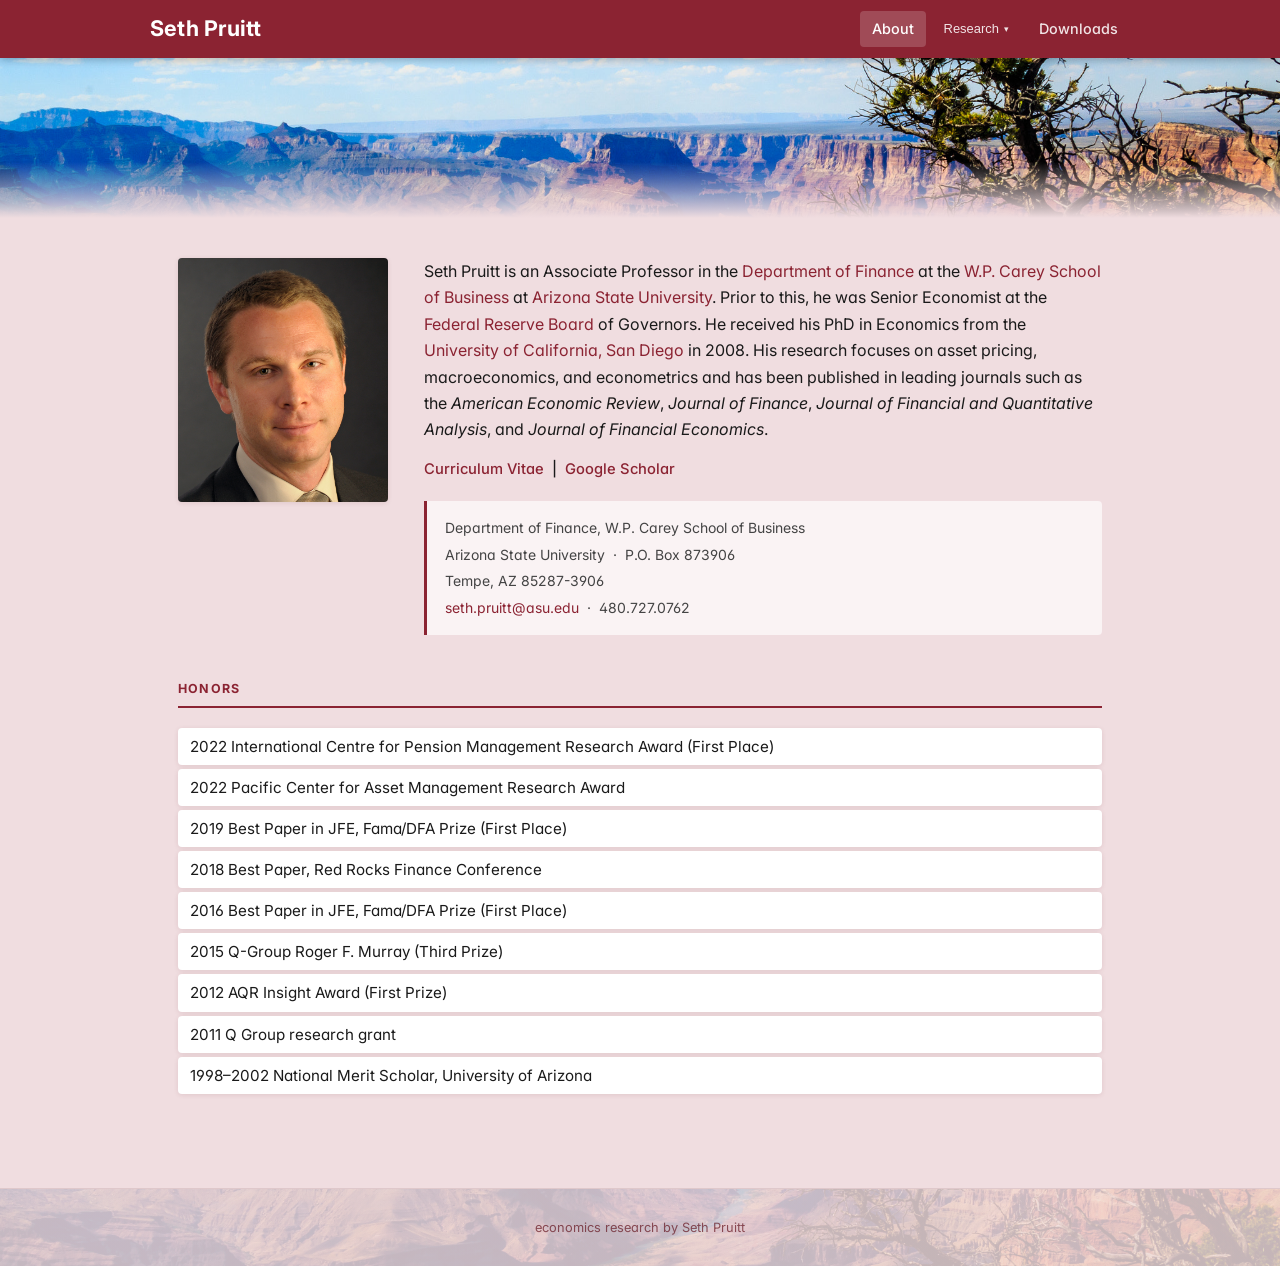
<file: index.html>
<!DOCTYPE html>
<html lang="en">
<head>
    <meta charset="UTF-8">
    <meta name="viewport" content="width=device-width, initial-scale=1.0">
    <title>Seth Pruitt – economics research</title>
    <link rel="preconnect" href="https://fonts.googleapis.com">
    <link rel="preconnect" href="https://fonts.gstatic.com" crossorigin>
    <link href="https://fonts.googleapis.com/css2?family=Inter:wght@400;500;600;700&display=swap" rel="stylesheet">
    <link rel="stylesheet" href="style.css">
    <link rel="icon" href="favicon.ico">
</head>
<body>

<header>
    <div class="header-inner">
        <div class="site-name"><a href="index.html">Seth Pruitt</a></div>
        <nav>
            <a href="index.html" class="nav-link active">About</a>

            <div class="nav-dropdown">
                <button class="nav-dropdown-toggle" id="research-toggle" onclick="toggleDropdown()">
                    Research <span class="arrow">▾</span>
                </button>
                <div class="dropdown-menu" id="research-dropdown">
                    <!-- dropdown-start -->
                    <a href="research.html" class="dropdown-top-link">↑ Research</a>
                    <div class="dropdown-section-label">Working Papers</div>
                    <a href="research.html#empirical-virtue">The Empirical Virtue of Complexity in Simple Economic Models</a>
                    <a href="research.html#short-selling">Short Selling and the Processing of Public Information</a>
                    <a href="research.html#risk-disclosures">Risk exposures from risk disclosures: What they said and how they said it</a>
                    <a href="research.html#dogs-cats-2023">Dogs and Cats Living Together: A Defense of Cash-Flow Predictability</a>
                    <a href="research.html#esg-pricing">ESG and the Conditional Pricing of Risk</a>
                    <a href="research.html#ipca">Instrumented Principal Component Analysis <span style="font-size:0.8em;color:#8b2332;">R&amp;R QE</span></a>
                    <div class="dropdown-section-label">Published Papers</div>
                    <a href="research.html#modeling-corp-bond">Modeling Corporate Bond Returns <span style="font-size:0.8em;color:#8b2332;">JF ’23</span></a>
                    <a href="research.html#understanding-momentum">Understanding Momentum and Reversal <span style="font-size:0.8em;color:#8b2332;">JFE ’21</span></a>
                    <a href="research.html#earnings-risk">Earnings Risk in the Household: Evidence from Millions of U.S. Tax Returns <span style="font-size:0.8em;color:#8b2332;">AERI ’20</span></a>
                    <a href="research.html#chars-are-covs">Characteristics are Covariances: A Unified Model of Risk and Return <span style="font-size:0.8em;color:#8b2332;">JFE ’19</span></a>
                    <a href="research.html#liquidity-effects">The Liquidity Effects of Official Bond Market Intervention <span style="font-size:0.8em;color:#8b2332;">JFQA ’18</span></a>
                    <a href="research.html#monetary-policy-zlb">Estimating Monetary Policy Rules When Interest Rates Are Stuck at Zero <span style="font-size:0.8em;color:#8b2332;">JMCB ’17</span></a>
                    <a href="research.html#systemic-risk">Systemic Risk and the Macroeconomy: An Empirical Evaluation <span style="font-size:0.8em;color:#8b2332;">JFE ’16</span></a>
                    <a href="research.html#three-pass">The Three-Pass Regression Filter: A New Approach to Forecasting with Many Predictors <span style="font-size:0.8em;color:#8b2332;">JoE ’15</span></a>
                    <a href="research.html#demand-youth">The Demand for Youth: Explaining Age Differences in the Volatility of Hours <span style="font-size:0.8em;color:#8b2332;">AER ’13</span></a>
                    <a href="research.html#market-expectations">Market Expectations in the Cross Section of Present Values <span style="font-size:0.8em;color:#8b2332;">JF ’13</span></a>
                    <a href="research.html#uncertainty-models">Uncertainty over Models and Data: The Rise and Fall of American Inflation <span style="font-size:0.8em;color:#8b2332;">JMCB ’12</span></a>
                    <a href="research.html#market-perceived">Estimating the Market-Perceived Monetary Policy Rule <span style="font-size:0.8em;color:#8b2332;">AEJMacro ’11</span></a>
                    <div class="dropdown-section-label">Other Articles</div>
                    <a href="research.html#cfr-comment">Dissecting Market Expectations in the Cross-Section of Book-to-Market Ratios: A Comment <span style="font-size:0.8em;color:#8b2332;">CFR ’22</span></a>
                    <div class="dropdown-section-label">Older Working Papers</div>
                    <a href="research.html#reconciling-trace">Reconciling TRACE bond returns</a>
                    <a href="research.html#markup-variation-2009">Markup Variation and Endogenous Fluctuations in the Price of Investment Goods</a>
                    <a href="research.html#pseudo-info-filter-2009">The Pseudo-Information Filter</a>
                    <!-- dropdown-end -->
                </div>
            </div>

            <a href="downloads.html" class="nav-link">Downloads</a>
        </nav>
    </div>
</header>

<div class="canyon-banner"></div>

<div class="page">

    <div class="home-layout">
        <div class="home-photo">
            <img src="Pruitt-Seth-biggest%20edited.jpg" alt="Seth Pruitt">
        </div>
        <div class="home-content">

            <!-- bio-start -->
            <p>Seth Pruitt is an Associate Professor in the <a href="https://wpcarey.asu.edu/finance-degrees">Department of Finance</a> at the <a href="https://wpcarey.asu.edu/">W.P. Carey School of Business</a> at <a href="https://www.asu.edu/">Arizona State University</a>. Prior to this, he was Senior Economist at the <a href="https://www.federalreserve.gov/">Federal Reserve Board</a> of Governors. He received his PhD in Economics from the <a href="https://economics.ucsd.edu/">University of California, San Diego</a> in 2008. His research focuses on asset pricing, macroeconomics, and econometrics and has been published in leading journals such as the <em>American Economic Review</em>, <em>Journal of Finance</em>, <em>Journal of Financial and Quantitative Analysis</em>, and <em>Journal of Financial Economics</em>.</p>
            <!-- bio-end -->

            <p class="cv-links">
                <a href="spcv.pdf">Curriculum Vitae</a>
                &nbsp;|&nbsp;
                <a href="https://scholar.google.com/citations?hl=en&user=yUoU8IcAAAAJ">Google Scholar</a>
            </p>

            <div class="contact-block">
                Department of Finance, W.P. Carey School of Business<br>
                Arizona State University &nbsp;·&nbsp; P.O. Box 873906<br>
                Tempe, AZ 85287-3906<br>
                <a href="mailto:seth.pruitt@asu.edu">seth.pruitt@asu.edu</a>
                &nbsp;·&nbsp; 480.727.0762
            </div>

        </div>
    </div>

    <h2 class="section-heading">Honors</h2>

    <!-- honors-start -->
    <ul class="awards-list">
        <li><a href="https://icpmnetwork.com/site/research/call-for-research">2022 International Centre for Pension Management Research Award (First Place)</a></li>
        <li><a href="https://rady.ucsd.edu/centers/pcam/research/">2022 Pacific Center for Asset Management Research Award</a></li>
        <li><a href="https://www.jfinec.com/fama-dfa-prize">2019 Best Paper in JFE, Fama/DFA Prize (First Place)</a></li>
        <li><a href="https://marriottschool.byu.edu/event/redrock2018/home">2018 Best Paper, Red Rocks Finance Conference</a></li>
        <li><a href="https://www.jfinec.com/fama-dfa-prize">2016 Best Paper in JFE, Fama/DFA Prize (First Place)</a></li>
        <li><a href="https://www.q-group.org/Roger-F.Murray-Prize">2015 Q-Group Roger F. Murray (Third Prize)</a></li>
        <li><a href="https://www.aqr.com/About-Us/AQR-Insight-Award/2012/First-Prize">2012 AQR Insight Award (First Prize)</a></li>
        <li>2011 Q Group research grant</li>
        <li>1998–2002 National Merit Scholar, University of Arizona</li>
    </ul>
    <!-- honors-end -->

</div><!-- .page -->

<footer>economics research by Seth Pruitt</footer>

<script>
function toggleDropdown() {
    const toggle = document.getElementById('research-toggle');
    const menu   = document.getElementById('research-dropdown');
    toggle.classList.toggle('open');
    menu.classList.toggle('open');
}
document.addEventListener('click', function(e) {
    const dropdown = document.querySelector('.nav-dropdown');
    if (dropdown && !dropdown.contains(e.target)) {
        document.getElementById('research-toggle').classList.remove('open');
        document.getElementById('research-dropdown').classList.remove('open');
    }
});
</script>

</body>
</html>
</file>
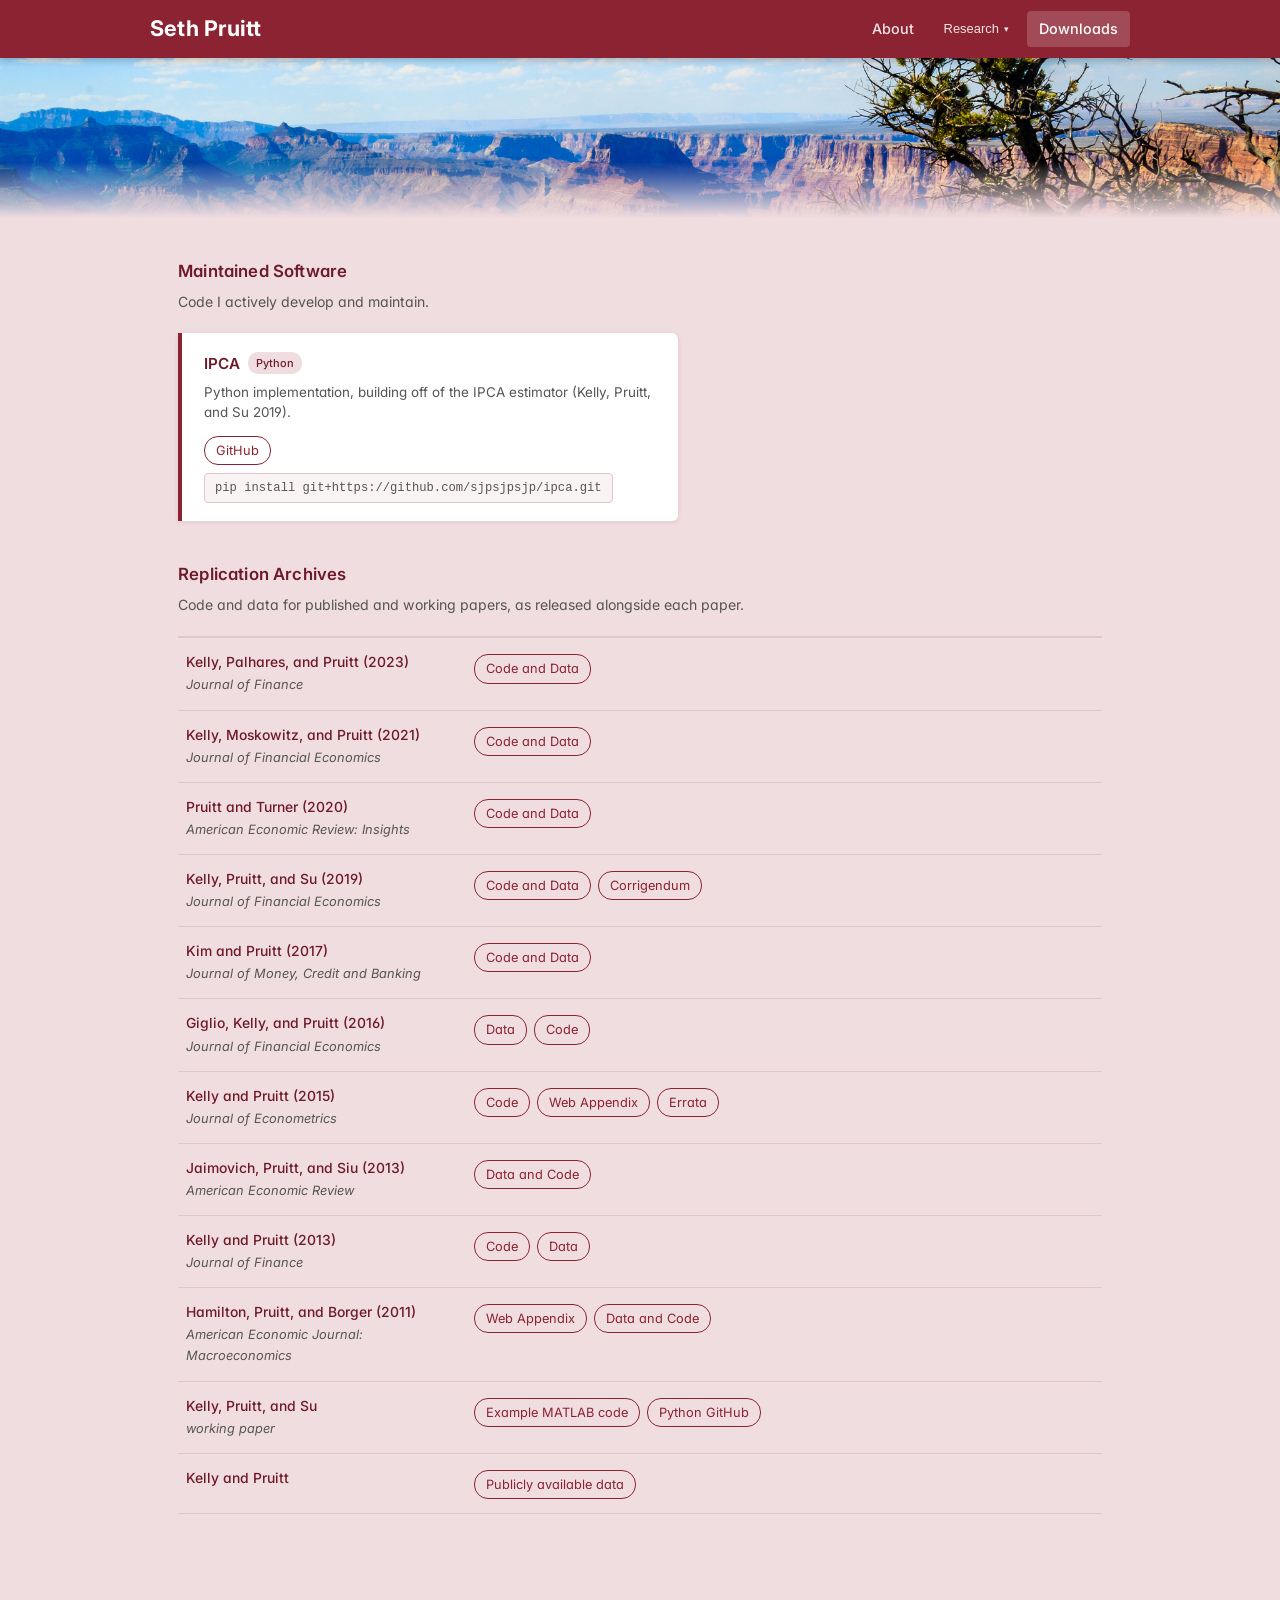
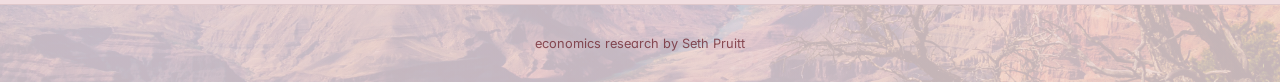
<file: downloads.html>
<!DOCTYPE html>
<!-- Generated by generate_research.py — do not edit by hand -->
<html lang="en">
<head>
    <meta charset="UTF-8">
    <meta name="viewport" content="width=device-width, initial-scale=1.0">
    <title>Downloads – Seth Pruitt</title>
    <link rel="preconnect" href="https://fonts.googleapis.com">
    <link rel="preconnect" href="https://fonts.gstatic.com" crossorigin>
    <link href="https://fonts.googleapis.com/css2?family=Inter:wght@400;500;600;700&display=swap" rel="stylesheet">
    <link rel="stylesheet" href="style.css">
    <link rel="icon" href="favicon.ico">
</head>
<body>

<header>
    <div class="header-inner">
        <div class="site-name"><a href="index.html">Seth Pruitt</a></div>
        <nav>
            <a href="index.html" class="nav-link">About</a>

            <div class="nav-dropdown">
                <button class="nav-dropdown-toggle" id="research-toggle" onclick="toggleDropdown()">
                    Research <span class="arrow">▾</span>
                </button>
                <div class="dropdown-menu" id="research-dropdown">
                    <a href="research.html" class="dropdown-top-link">↑ Research</a>
                    <div class="dropdown-section-label">Working Papers</div>
                    <a href="research.html#empirical-virtue">The Empirical Virtue of Complexity in Simple Economic Models</a>
                    <a href="research.html#short-selling">Short Selling and the Processing of Public Information</a>
                    <a href="research.html#risk-disclosures">Risk exposures from risk disclosures: What they said and how they said it</a>
                    <a href="research.html#dogs-cats-2023">Dogs and Cats Living Together: A Defense of Cash-Flow Predictability</a>
                    <a href="research.html#esg-pricing">ESG and the Conditional Pricing of Risk</a>
                    <a href="research.html#ipca">Instrumented Principal Component Analysis <span style="font-size:0.8em;color:#8b2332;">R&amp;R QE</span></a>
                    <div class="dropdown-section-label">Published Papers</div>
                    <a href="research.html#modeling-corp-bond">Modeling Corporate Bond Returns <span style="font-size:0.8em;color:#8b2332;">JF ’23</span></a>
                    <a href="research.html#understanding-momentum">Understanding Momentum and Reversal <span style="font-size:0.8em;color:#8b2332;">JFE ’21</span></a>
                    <a href="research.html#earnings-risk">Earnings Risk in the Household: Evidence from Millions of U.S. Tax Returns <span style="font-size:0.8em;color:#8b2332;">AERI ’20</span></a>
                    <a href="research.html#chars-are-covs">Characteristics are Covariances: A Unified Model of Risk and Return <span style="font-size:0.8em;color:#8b2332;">JFE ’19</span></a>
                    <a href="research.html#liquidity-effects">The Liquidity Effects of Official Bond Market Intervention <span style="font-size:0.8em;color:#8b2332;">JFQA ’18</span></a>
                    <a href="research.html#monetary-policy-zlb">Estimating Monetary Policy Rules When Interest Rates Are Stuck at Zero <span style="font-size:0.8em;color:#8b2332;">JMCB ’17</span></a>
                    <a href="research.html#systemic-risk">Systemic Risk and the Macroeconomy: An Empirical Evaluation <span style="font-size:0.8em;color:#8b2332;">JFE ’16</span></a>
                    <a href="research.html#three-pass">The Three-Pass Regression Filter: A New Approach to Forecasting with Many Predictors <span style="font-size:0.8em;color:#8b2332;">JoE ’15</span></a>
                    <a href="research.html#demand-youth">The Demand for Youth: Explaining Age Differences in the Volatility of Hours <span style="font-size:0.8em;color:#8b2332;">AER ’13</span></a>
                    <a href="research.html#market-expectations">Market Expectations in the Cross Section of Present Values <span style="font-size:0.8em;color:#8b2332;">JF ’13</span></a>
                    <a href="research.html#uncertainty-models">Uncertainty over Models and Data: The Rise and Fall of American Inflation <span style="font-size:0.8em;color:#8b2332;">JMCB ’12</span></a>
                    <a href="research.html#market-perceived">Estimating the Market-Perceived Monetary Policy Rule <span style="font-size:0.8em;color:#8b2332;">AEJMacro ’11</span></a>
                    <div class="dropdown-section-label">Other Articles</div>
                    <a href="research.html#cfr-comment">Dissecting Market Expectations in the Cross-Section of Book-to-Market Ratios: A Comment <span style="font-size:0.8em;color:#8b2332;">CFR ’22</span></a>
                    <div class="dropdown-section-label">Older Working Papers</div>
                    <a href="research.html#reconciling-trace">Reconciling TRACE bond returns</a>
                    <a href="research.html#markup-variation-2009">Markup Variation and Endogenous Fluctuations in the Price of Investment Goods</a>
                    <a href="research.html#pseudo-info-filter-2009">The Pseudo-Information Filter</a>
                </div>
            </div>

            <a href="downloads.html" class="nav-link active">Downloads</a>
        </nav>
    </div>
</header>

<div class="canyon-banner"></div>

<div class="page">

    <h2 class="dl-section-heading">Maintained Software</h2>
    <p class="dl-intro">Code I actively develop and maintain.</p>
    <div class="dl-maintained-grid">
        <div class="dl-maintained-card" id="maintained-ipca">
            <div class="dl-maintained-name">IPCA <span class="dl-lang-badge">Python</span></div>
            <div class="dl-maintained-desc">Python implementation, building off of the IPCA estimator (Kelly, Pruitt, and Su 2019).</div>
            <div class="dl-maintained-footer">
                <a href="https://github.com/sjpsjpsjp/ipca" class="dl-pill">GitHub</a>
            <code class="dl-install">pip install git+https://github.com/sjpsjpsjp/ipca.git</code>
            </div>
        </div>
    </div>

    <h2 class="dl-section-heading">Replication Archives</h2>
    <p class="dl-intro">Code and data for published and working papers, as released alongside each paper.</p>

    <div class="dl-archive-table">
        <div class="dl-row">
            <div class="dl-paper-cell">
                <a href="research.html#modeling-corp-bond" class="dl-paper-link">Kelly, Palhares, and Pruitt (2023)</a>
                <span class="dl-journal"><em>Journal of Finance</em></span>
            </div>
            <div class="dl-links-cell">
                <a href="https://www.dropbox.com/sh/4yu0xsopnnre571/AAAieXICkt2_iaoWEwNBkXfEa?dl=0" class="dl-pill">Code and Data</a>
            </div>
        </div>
        <div class="dl-row">
            <div class="dl-paper-cell">
                <a href="research.html#understanding-momentum" class="dl-paper-link">Kelly, Moskowitz, and Pruitt (2021)</a>
                <span class="dl-journal"><em>Journal of Financial Economics</em></span>
            </div>
            <div class="dl-links-cell">
                <a href="https://www.dropbox.com/sh/d1g2449o75siwqv/AACuryXLJnw9xhWJ2SDDvVS-a?dl=0" class="dl-pill">Code and Data</a>
            </div>
        </div>
        <div class="dl-row">
            <div class="dl-paper-cell">
                <a href="research.html#earnings-risk" class="dl-paper-link">Pruitt and Turner (2020)</a>
                <span class="dl-journal"><em>American Economic Review: Insights</em></span>
            </div>
            <div class="dl-links-cell">
                <a href="https://www.dropbox.com/s/50ekqg29e57tsxh/PruittTurner_AERI_Code_and_Data.zip?dl=0" class="dl-pill">Code and Data</a>
            </div>
        </div>
        <div class="dl-row">
            <div class="dl-paper-cell">
                <a href="research.html#chars-are-covs" class="dl-paper-link">Kelly, Pruitt, and Su (2019)</a>
                <span class="dl-journal"><em>Journal of Financial Economics</em></span>
            </div>
            <div class="dl-links-cell">
                <a href="https://www.dropbox.com/sh/sykn8aac1e2s6ry/AAAsGmD_qKRqDpOQhRAyWir_a?dl=0" class="dl-pill">Code and Data</a>
                <a href="corrigendum.pdf" class="dl-pill">Corrigendum</a>
            </div>
        </div>
        <div class="dl-row">
            <div class="dl-paper-cell">
                <a href="research.html#monetary-policy-zlb" class="dl-paper-link">Kim and Pruitt (2017)</a>
                <span class="dl-journal"><em>Journal of Money, Credit and Banking</em></span>
            </div>
            <div class="dl-links-cell">
                <a href="JMCB_Code_and_Data.zip" class="dl-pill">Code and Data</a>
            </div>
        </div>
        <div class="dl-row">
            <div class="dl-paper-cell">
                <a href="research.html#systemic-risk" class="dl-paper-link">Giglio, Kelly, and Pruitt (2016)</a>
                <span class="dl-journal"><em>Journal of Financial Economics</em></span>
            </div>
            <div class="dl-links-cell">
                <a href="GKPwebdata.zip" class="dl-pill">Data</a>
                <a href="GKPwebcode.zip" class="dl-pill">Code</a>
            </div>
        </div>
        <div class="dl-row">
            <div class="dl-paper-cell">
                <a href="research.html#three-pass" class="dl-paper-link">Kelly and Pruitt (2015)</a>
                <span class="dl-journal"><em>Journal of Econometrics</em></span>
            </div>
            <div class="dl-links-cell">
                <a href="the3PRF.zip" class="dl-pill">Code</a>
                <a href="WebAppendix110620.pdf" class="dl-pill">Web Appendix</a>
                <a href="KellyPruitt_JoE2015_errata.pdf" class="dl-pill">Errata</a>
            </div>
        </div>
        <div class="dl-row">
            <div class="dl-paper-cell">
                <a href="research.html#demand-youth" class="dl-paper-link">Jaimovich, Pruitt, and Siu (2013)</a>
                <span class="dl-journal"><em>American Economic Review</em></span>
            </div>
            <div class="dl-links-cell">
                <a href="https://www.aeaweb.org/aer/data/dec2013/20110792_data.zip" class="dl-pill">Data and Code</a>
            </div>
        </div>
        <div class="dl-row">
            <div class="dl-paper-cell">
                <a href="research.html#market-expectations" class="dl-paper-link">Kelly and Pruitt (2013)</a>
                <span class="dl-journal"><em>Journal of Finance</em></span>
            </div>
            <div class="dl-links-cell">
                <a href="PublicCode_Original.zip" class="dl-pill">Code</a>
                <a href="PublicData_Original.zip" class="dl-pill">Data</a>
            </div>
        </div>
        <div class="dl-row">
            <div class="dl-paper-cell">
                <a href="research.html#market-perceived" class="dl-paper-link">Hamilton, Pruitt, and Borger (2011)</a>
                <span class="dl-journal"><em>American Economic Journal: Macroeconomics</em></span>
            </div>
            <div class="dl-links-cell">
                <a href="http://www.aeaweb.org/aej/mac/app/2009-0151_app.pdf" class="dl-pill">Web Appendix</a>
                <a href="http://www.aeaweb.org/aej/mac/data/2009-0151_data.zip" class="dl-pill">Data and Code</a>
            </div>
        </div>
        <div class="dl-row">
            <div class="dl-paper-cell">
                <a href="research.html#ipca" class="dl-paper-link">Kelly, Pruitt, and Su</a>
                <span class="dl-journal"><em>working paper</em></span>
            </div>
            <div class="dl-links-cell">
                <a href="ipca_matlab.zip" class="dl-pill">Example MATLAB code</a>
                <a href="downloads.html#maintained-ipca" class="dl-pill">Python GitHub</a>
            </div>
        </div>
        <div class="dl-row">
            <div class="dl-paper-cell">
                <a href="research.html#reconciling-trace" class="dl-paper-link">Kelly and Pruitt</a>
            </div>
            <div class="dl-links-cell">
                <a href="https://www.dropbox.com/sh/16uqp1ab73gxqnn/AABm0Da-0ezo9TgR0_g8bEc-a?dl=0" class="dl-pill">Publicly available data</a>
            </div>
        </div>
    </div>

</div><!-- .page -->

<footer>economics research by Seth Pruitt</footer>

<script>
function toggleDropdown() {
    const toggle = document.getElementById('research-toggle');
    const menu   = document.getElementById('research-dropdown');
    toggle.classList.toggle('open');
    menu.classList.toggle('open');
}
document.addEventListener('click', function(e) {
    const dropdown = document.querySelector('.nav-dropdown');
    if (dropdown && !dropdown.contains(e.target)) {
        document.getElementById('research-toggle').classList.remove('open');
        document.getElementById('research-dropdown').classList.remove('open');
    }
});
</script>

</body>
</html>
</file>
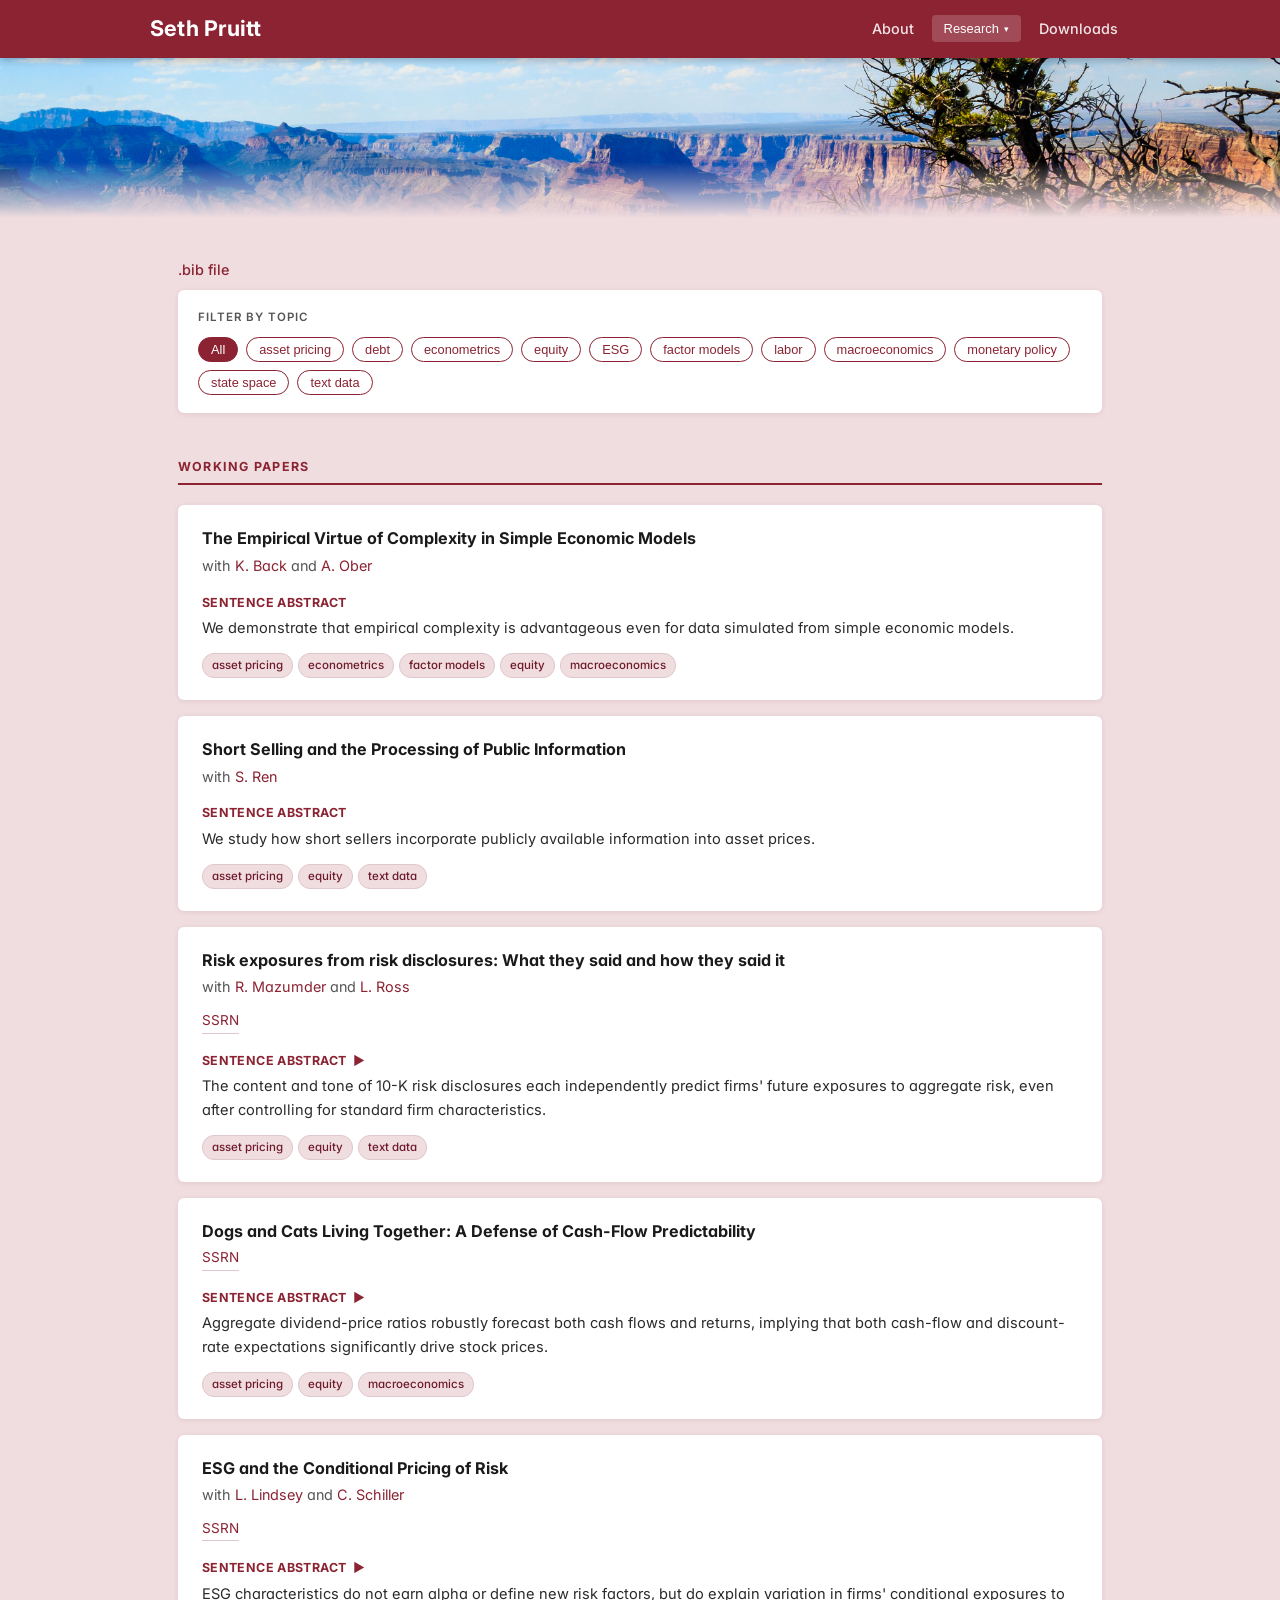
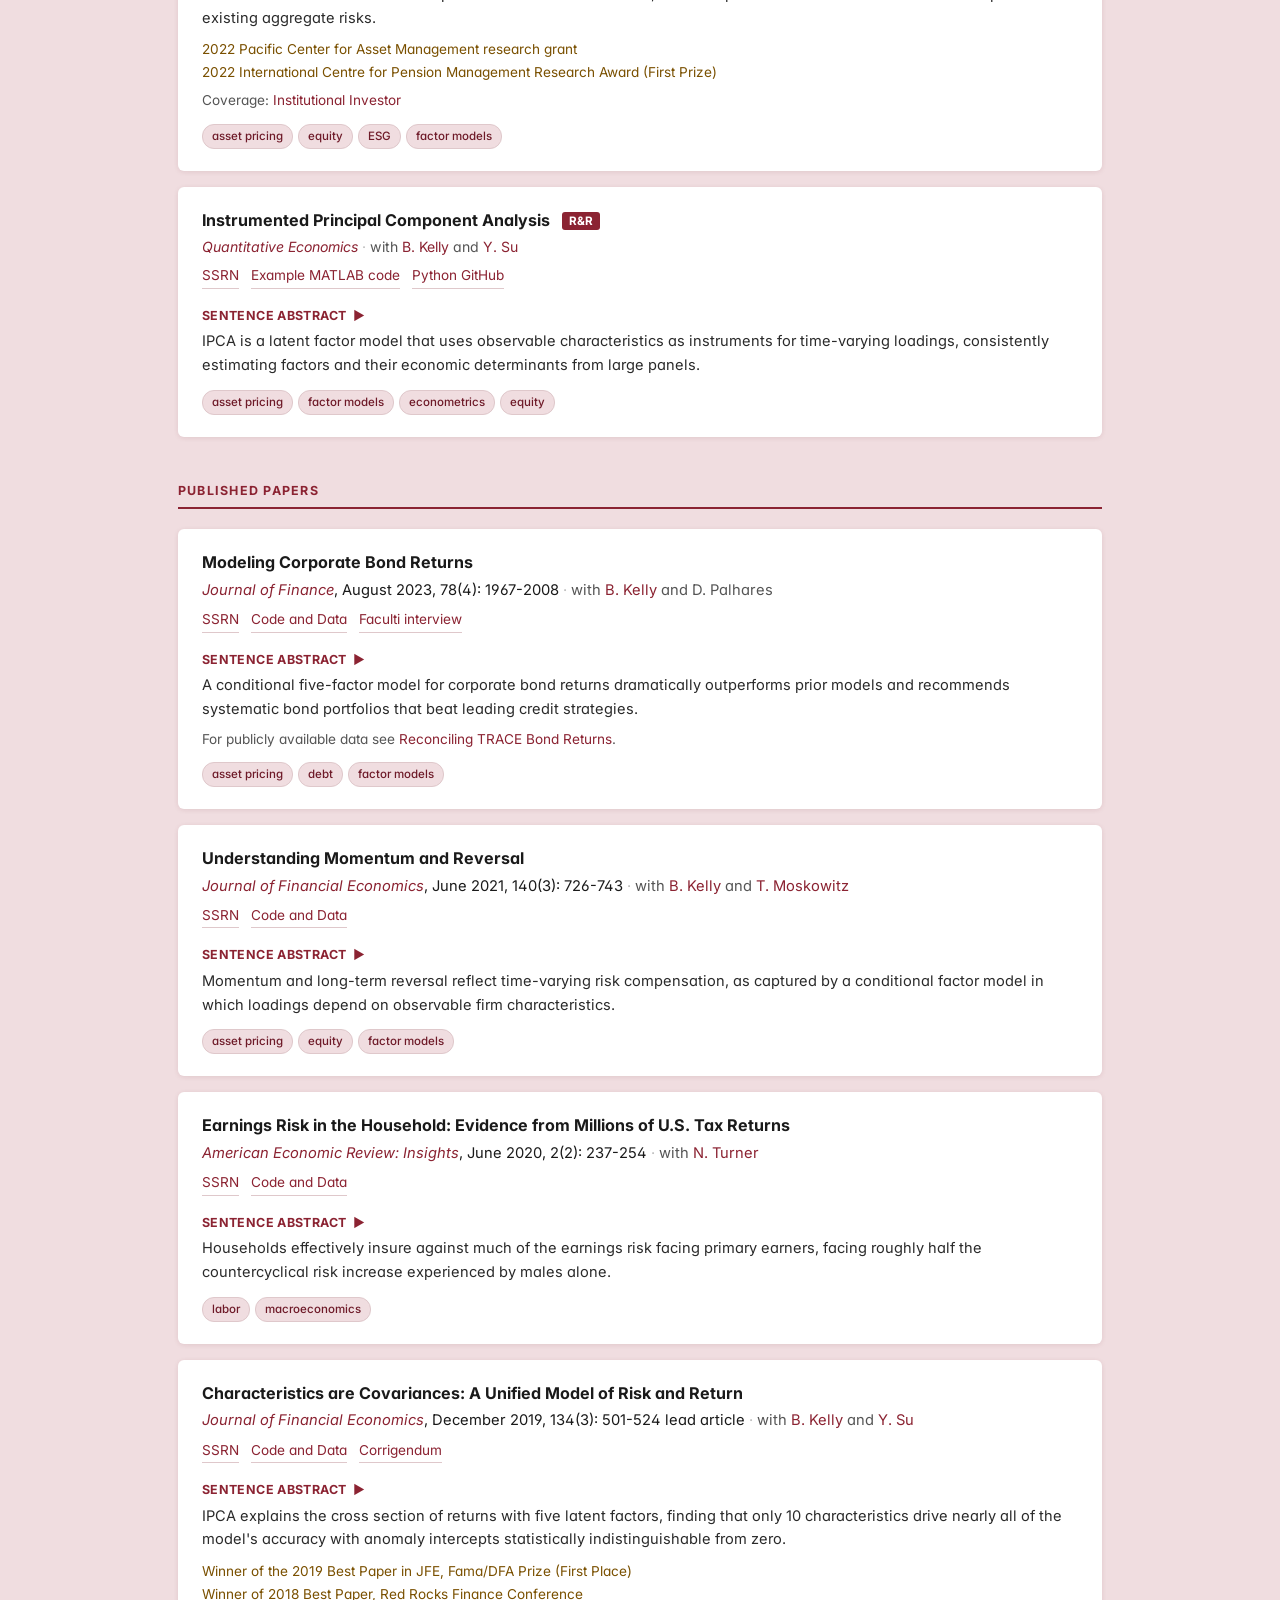
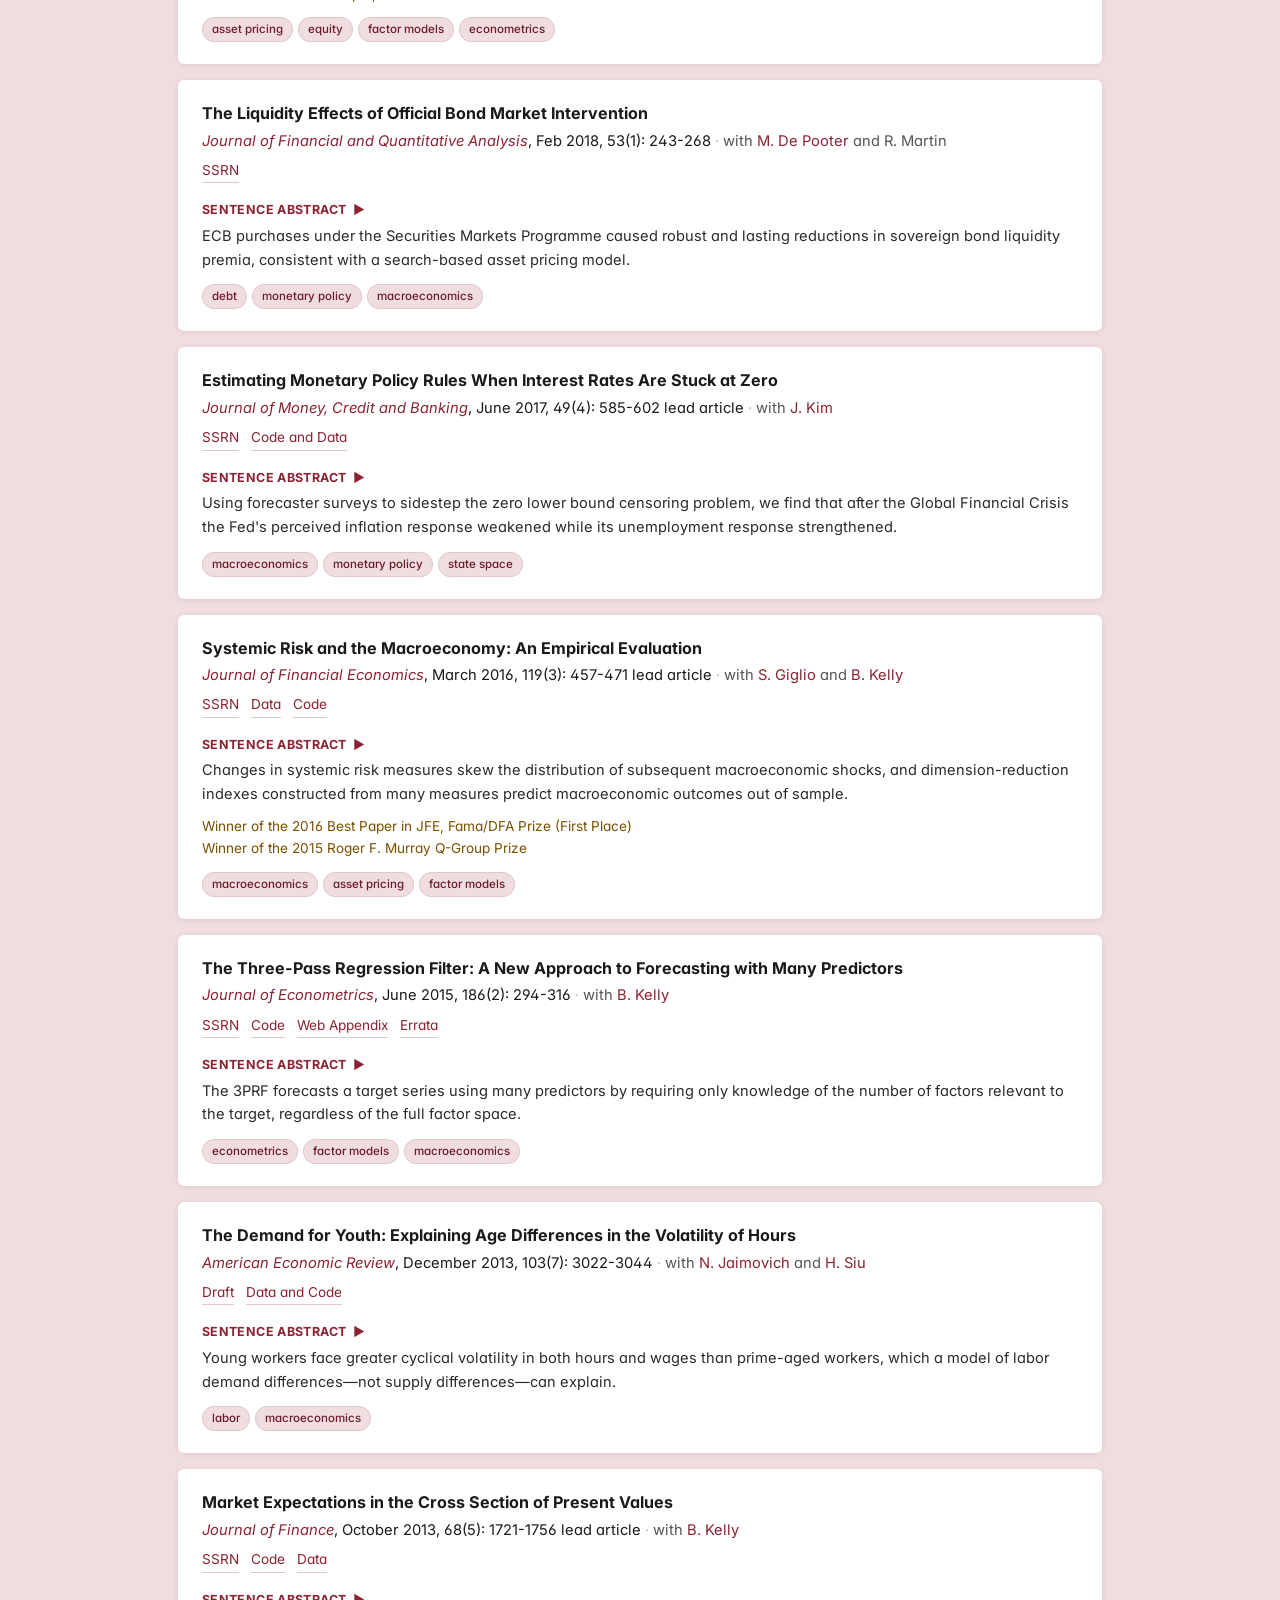
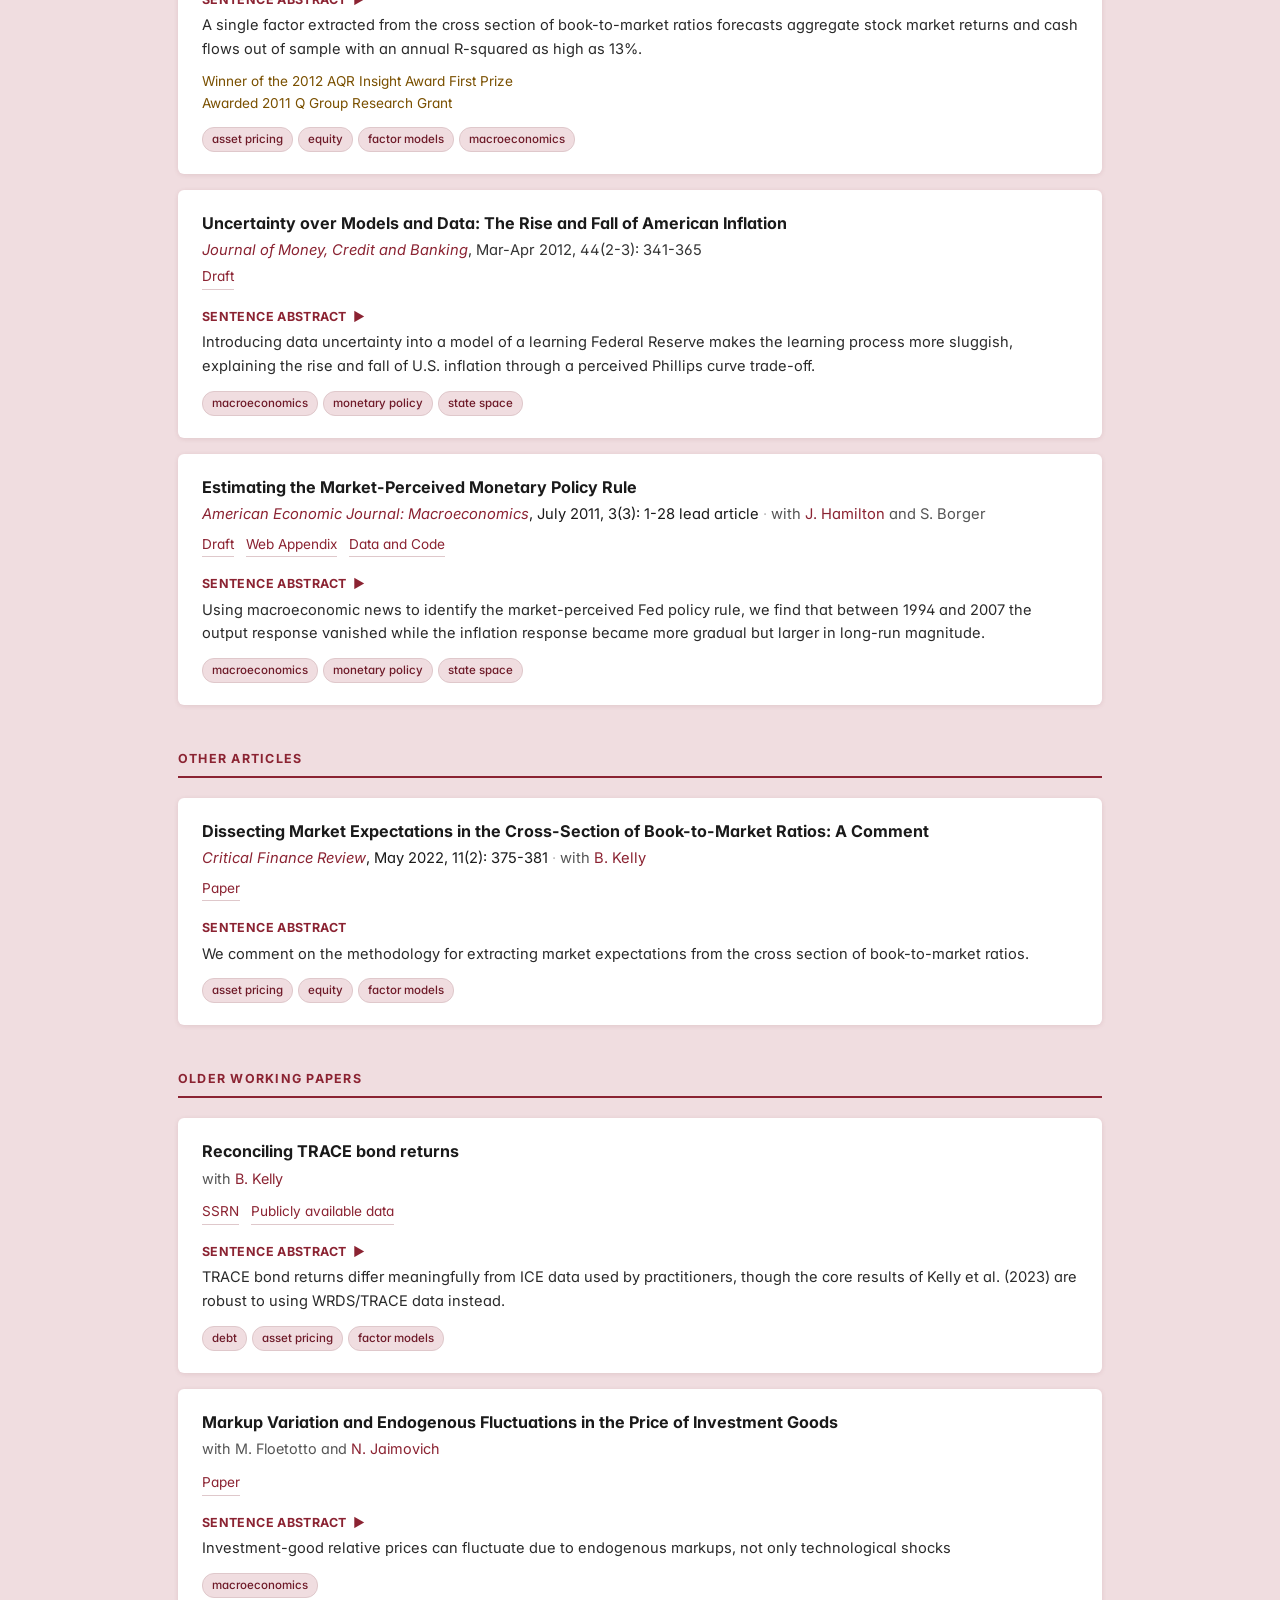
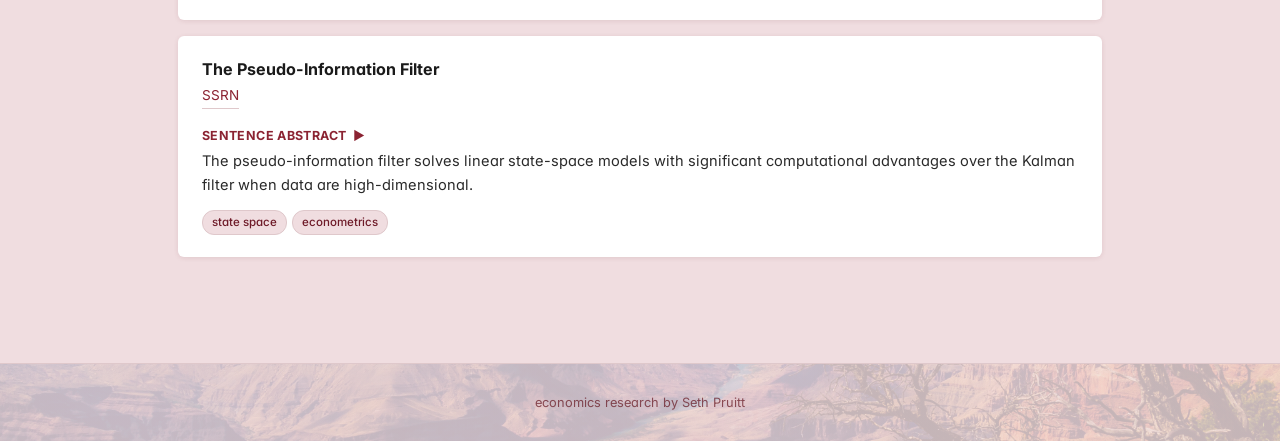
<file: research.html>
<!DOCTYPE html>
<!-- Generated by generate_research.py — do not edit by hand -->
<html lang="en">
<head>
    <meta charset="UTF-8">
    <meta name="viewport" content="width=device-width, initial-scale=1.0">
    <title>Research – Seth Pruitt</title>
    <link rel="preconnect" href="https://fonts.googleapis.com">
    <link rel="preconnect" href="https://fonts.gstatic.com" crossorigin>
    <link href="https://fonts.googleapis.com/css2?family=Inter:wght@400;500;600;700&display=swap" rel="stylesheet">
    <link rel="stylesheet" href="style.css">
    <link rel="icon" href="favicon.ico">
</head>
<body>

<header>
    <div class="header-inner">
        <div class="site-name"><a href="index.html">Seth Pruitt</a></div>
        <nav>
            <a href="index.html" class="nav-link">About</a>

            <div class="nav-dropdown">
                <button class="nav-dropdown-toggle active" id="research-toggle" onclick="toggleDropdown()">
                    Research <span class="arrow">▾</span>
                </button>
                <div class="dropdown-menu" id="research-dropdown">
                    <a href="research.html" class="dropdown-top-link">↑ Research</a>
                    <div class="dropdown-section-label">Working Papers</div>
                    <a href="#empirical-virtue">The Empirical Virtue of Complexity in Simple Economic Models</a>
                    <a href="#short-selling">Short Selling and the Processing of Public Information</a>
                    <a href="#risk-disclosures">Risk exposures from risk disclosures: What they said and how they said it</a>
                    <a href="#dogs-cats-2023">Dogs and Cats Living Together: A Defense of Cash-Flow Predictability</a>
                    <a href="#esg-pricing">ESG and the Conditional Pricing of Risk</a>
                    <a href="#ipca">Instrumented Principal Component Analysis <span style="font-size:0.8em;color:#8b2332;">R&amp;R QE</span></a>
                    <div class="dropdown-section-label">Published Papers</div>
                    <a href="#modeling-corp-bond">Modeling Corporate Bond Returns <span style="font-size:0.8em;color:#8b2332;">JF ’23</span></a>
                    <a href="#understanding-momentum">Understanding Momentum and Reversal <span style="font-size:0.8em;color:#8b2332;">JFE ’21</span></a>
                    <a href="#earnings-risk">Earnings Risk in the Household: Evidence from Millions of U.S. Tax Returns <span style="font-size:0.8em;color:#8b2332;">AERI ’20</span></a>
                    <a href="#chars-are-covs">Characteristics are Covariances: A Unified Model of Risk and Return <span style="font-size:0.8em;color:#8b2332;">JFE ’19</span></a>
                    <a href="#liquidity-effects">The Liquidity Effects of Official Bond Market Intervention <span style="font-size:0.8em;color:#8b2332;">JFQA ’18</span></a>
                    <a href="#monetary-policy-zlb">Estimating Monetary Policy Rules When Interest Rates Are Stuck at Zero <span style="font-size:0.8em;color:#8b2332;">JMCB ’17</span></a>
                    <a href="#systemic-risk">Systemic Risk and the Macroeconomy: An Empirical Evaluation <span style="font-size:0.8em;color:#8b2332;">JFE ’16</span></a>
                    <a href="#three-pass">The Three-Pass Regression Filter: A New Approach to Forecasting with Many Predictors <span style="font-size:0.8em;color:#8b2332;">JoE ’15</span></a>
                    <a href="#demand-youth">The Demand for Youth: Explaining Age Differences in the Volatility of Hours <span style="font-size:0.8em;color:#8b2332;">AER ’13</span></a>
                    <a href="#market-expectations">Market Expectations in the Cross Section of Present Values <span style="font-size:0.8em;color:#8b2332;">JF ’13</span></a>
                    <a href="#uncertainty-models">Uncertainty over Models and Data: The Rise and Fall of American Inflation <span style="font-size:0.8em;color:#8b2332;">JMCB ’12</span></a>
                    <a href="#market-perceived">Estimating the Market-Perceived Monetary Policy Rule <span style="font-size:0.8em;color:#8b2332;">AEJMacro ’11</span></a>
                    <div class="dropdown-section-label">Other Articles</div>
                    <a href="#cfr-comment">Dissecting Market Expectations in the Cross-Section of Book-to-Market Ratios: A Comment <span style="font-size:0.8em;color:#8b2332;">CFR ’22</span></a>
                    <div class="dropdown-section-label">Older Working Papers</div>
                    <a href="#reconciling-trace">Reconciling TRACE bond returns</a>
                    <a href="#markup-variation-2009">Markup Variation and Endogenous Fluctuations in the Price of Investment Goods</a>
                    <a href="#pseudo-info-filter-2009">The Pseudo-Information Filter</a>
                </div>
            </div>

            <a href="downloads.html" class="nav-link">Downloads</a>
        </nav>
    </div>
</header>

<div class="canyon-banner"></div>

<div class="page">

    <p style="font-size:0.9em;margin-bottom:8px;font-weight:500;">
        <a href="pruitt_bib.bib">.bib file</a>
    </p>

    <!-- ======================================================
         FILTER BAR
         ====================================================== -->

    <div class="filter-bar">
        <div class="filter-bar-label">Filter by topic</div>
        <button class="filter-btn active" data-filter="all" onclick="filterPapers('all', this)">All</button>
        <button class="filter-btn" data-filter="asset-pricing" onclick="filterPapers('asset-pricing', this)">asset pricing</button>
        <button class="filter-btn" data-filter="debt" onclick="filterPapers('debt', this)">debt</button>
        <button class="filter-btn" data-filter="econometrics" onclick="filterPapers('econometrics', this)">econometrics</button>
        <button class="filter-btn" data-filter="equity" onclick="filterPapers('equity', this)">equity</button>
        <button class="filter-btn" data-filter="esg" onclick="filterPapers('esg', this)">ESG</button>
        <button class="filter-btn" data-filter="factor-models" onclick="filterPapers('factor-models', this)">factor models</button>
        <button class="filter-btn" data-filter="labor" onclick="filterPapers('labor', this)">labor</button>
        <button class="filter-btn" data-filter="macroeconomics" onclick="filterPapers('macroeconomics', this)">macroeconomics</button>
        <button class="filter-btn" data-filter="monetary-policy" onclick="filterPapers('monetary-policy', this)">monetary policy</button>
        <button class="filter-btn" data-filter="state-space" onclick="filterPapers('state-space', this)">state space</button>
        <button class="filter-btn" data-filter="text-data" onclick="filterPapers('text-data', this)">text data</button>
    </div>

    <!-- ======================================================
         WORKING PAPERS
         ====================================================== -->

    <section class="paper-section" id="section-working">
        <h2 class="section-heading">Working Papers</h2>

        <div class="paper" id="empirical-virtue" data-topics="asset-pricing econometrics factor-models equity macroeconomics">
            <div class="paper-title">
                The Empirical Virtue of Complexity in Simple Economic Models
            </div>
            <div class="paper-authors">with <a href="https://www.kerryback.com">K. Back</a> and <a href="https://www.alexander-ober.com">A. Ober</a></div>
            <div class="abstract-toggle no-expand">
                <span class="abstract-label">Sentence abstract</span>
                <p class="abstract-sentence">We demonstrate that empirical complexity is advantageous even for data simulated from simple economic models.</p>
            </div>
            <div class="paper-tags">
                <span class="tag">asset pricing</span>
                <span class="tag">econometrics</span>
                <span class="tag">factor models</span>
                <span class="tag">equity</span>
                <span class="tag">macroeconomics</span>
            </div>
        </div>

        <div class="paper" id="short-selling" data-topics="asset-pricing equity text-data">
            <div class="paper-title">
                Short Selling and the Processing of Public Information
            </div>
            <div class="paper-authors">with <a href="https://www.shuhaoren.com">S. Ren</a></div>
            <div class="abstract-toggle no-expand">
                <span class="abstract-label">Sentence abstract</span>
                <p class="abstract-sentence">We study how short sellers incorporate publicly available information into asset prices.</p>
            </div>
            <div class="paper-tags">
                <span class="tag">asset pricing</span>
                <span class="tag">equity</span>
                <span class="tag">text data</span>
            </div>
        </div>

        <div class="paper" id="risk-disclosures" data-topics="asset-pricing equity text-data">
            <div class="paper-title">
                Risk exposures from risk disclosures: What they said and how they said it
            </div>
            <div class="paper-authors">with <a href="https://www.mit.edu/~rahulmaz/">R. Mazumder</a> and <a href="https://landonjross.com">L. Ross</a></div>
            <div class="paper-links">
                <a href="https://papers.ssrn.com/sol3/papers.cfm?abstract_id=4637697">SSRN</a>
            </div>
            <div class="abstract-toggle" onclick="toggleAbstract(this)">
                <span class="abstract-label">Sentence abstract <span class="abstract-arrow">&#9658;</span></span>
                <p class="abstract-sentence">The content and tone of 10-K risk disclosures each independently predict firms' future exposures to aggregate risk, even after controlling for standard firm characteristics.</p>
                <p class="abstract-full" style="display:none">We extract information from 10-K risk disclosures: topic models measure what is discussed,
and context models measure how it is discussed. We find that both contain significant
predictive information about future aggregate risk exposures, even controlling for
(structured) firm characteristics, and that this information is both economically valuable
and statistically distinct. We present evidence that management's discussion helps to
predict some future corporate actions, which in turn can alter the firm's exposure to
aggregate risk.</p>
            </div>
            <div class="paper-tags">
                <span class="tag">asset pricing</span>
                <span class="tag">equity</span>
                <span class="tag">text data</span>
            </div>
        </div>

        <div class="paper" id="dogs-cats-2023" data-topics="asset-pricing equity macroeconomics">
            <div class="paper-title">
                Dogs and Cats Living Together: A Defense of Cash-Flow Predictability
            </div>
            <div class="paper-links">
                <a href="https://ssrn.com/abstract=4343101">SSRN</a>
            </div>
            <div class="abstract-toggle" onclick="toggleAbstract(this)">
                <span class="abstract-label">Sentence abstract <span class="abstract-arrow">&#9658;</span></span>
                <p class="abstract-sentence">Aggregate dividend-price ratios robustly forecast both cash flows and returns, implying that both cash-flow and discount-rate expectations significantly drive stock prices.</p>
                <p class="abstract-full" style="display:none">The dividend-price present-value identity includes buybacks and issuance, from an
aggregate perspective. Aggregate dividend-price ratios forecast buybacks and issuance,
as well as returns, in the data. An alternative aggregate ratio, combining dividends
and buybacks, also forecasts cash flows and returns. The long-run variance decomposition
of either value ratio says that both cash-flow and discount-rate expectations
significantly drive stock prices.</p>
            </div>
            <div class="paper-tags">
                <span class="tag">asset pricing</span>
                <span class="tag">equity</span>
                <span class="tag">macroeconomics</span>
            </div>
        </div>

        <div class="paper" id="esg-pricing" data-topics="asset-pricing equity esg factor-models">
            <div class="paper-title">
                ESG and the Conditional Pricing of Risk
            </div>
            <div class="paper-authors">with <a href="https://wpcarey.asu.edu/people/profile/642883">L. Lindsey</a> and <a href="https://sites.google.com/site/christophmschiller/">C. Schiller</a></div>
            <div class="paper-links">
                <a href="https://papers.ssrn.com/sol3/papers.cfm?abstract_id=3975077">SSRN</a>
            </div>
            <div class="abstract-toggle" onclick="toggleAbstract(this)">
                <span class="abstract-label">Sentence abstract <span class="abstract-arrow">&#9658;</span></span>
                <p class="abstract-sentence">ESG characteristics do not earn alpha or define new risk factors, but do explain variation in firms' conditional exposures to existing aggregate risks.</p>
                <p class="abstract-full" style="display:none">We evaluate ESG investing through the lens of conditional asset pricing. We find that
ESG characteristics do not define a new priced factor or deliver alpha, but they do
explain variation in firms' exposure to existing aggregate risks—particularly with
respect to value. These conditional beta effects differ across ESG data providers,
revealing an important economic dimension of ESG disagreement—even among positively
correlated scores—helping to reconcile conflicting findings on the "greenium" in the
literature. Finally, we show that negative ESG screening can improve a portfolio's
ESG profile with little impact on risk-adjusted returns.</p>
            </div>
            <div class="paper-award">
                <a href="https://rady.ucsd.edu/centers/pcam/research/">2022 Pacific Center for Asset Management research grant</a><br>
                <a href="https://icpmnetwork.com/company/roster/companyRosterDetails.html?companyId=20215&companyRosterId=30">2022 International Centre for Pension Management Research Award (First Prize)</a>
            </div>
            <div class="paper-note">
                Coverage: <a href="https://www.institutionalinvestor.com/article/b1vsfy9wv4bxwz/ESG-Investing-Poses-No-Significant-Cost-to-Investors">Institutional Investor</a>
            </div>
            <div class="paper-tags">
                <span class="tag">asset pricing</span>
                <span class="tag">equity</span>
                <span class="tag">ESG</span>
                <span class="tag">factor models</span>
            </div>
        </div>

        <div class="paper" id="ipca" data-topics="asset-pricing factor-models econometrics equity">
            <div class="paper-title">
                Instrumented Principal Component Analysis
                <span class="rr-badge">R&amp;R</span>
            </div>
            <div class="paper-meta" style="font-size:0.88em;color:var(--maroon);margin-bottom:6px;">
                <em>Quantitative Economics</em><span class="meta-sep">&nbsp;&middot;&nbsp;</span><span class="paper-authors-inline" style="color:var(--text-muted);font-style:normal;">with <a href="https://www.bryankellyacademic.org/">B. Kelly</a> and <a href="https://www.suyinan.com/">Y. Su</a></span>
            </div>
            <div class="paper-links">
                <a href="https://ssrn.com/abstract=2983919">SSRN</a>
                <a href="ipca_matlab.zip">Example MATLAB code</a>
                <a href="downloads.html#maintained-ipca">Python GitHub</a>
            </div>
            <div class="abstract-toggle" onclick="toggleAbstract(this)">
                <span class="abstract-label">Sentence abstract <span class="abstract-arrow">&#9658;</span></span>
                <p class="abstract-sentence">IPCA is a latent factor model that uses observable characteristics as instruments for time-varying loadings, consistently estimating factors and their economic determinants from large panels.</p>
                <p class="abstract-full" style="display:none">We propose a new approach of latent factor analysis that, in addition to the main
panel of interest, introduces other relevant data that serve as instruments for dynamic
factor loadings. The method, called IPCA, provides a parsimonious means of incorporating
vast conditioning information into factor model estimates. This improves the efficiency
of estimates for the latent factors and their loadings, and helps to ascertain the
economic relationships among factors and individuals via the observable instruments.
The estimation is fast to calculate and accommodates unbalanced panels. We show
consistency and asymptotic normality under general panel data generating processes.
We demonstrate the advantages of IPCA in simulated data and in applications to equity
asset pricing and international macroeconomics.</p>
            </div>
            <div class="paper-tags">
                <span class="tag">asset pricing</span>
                <span class="tag">factor models</span>
                <span class="tag">econometrics</span>
                <span class="tag">equity</span>
            </div>
        </div>

    </section>

    <!-- ======================================================
         PUBLISHED PAPERS
         ====================================================== -->

    <section class="paper-section" id="section-published">
        <h2 class="section-heading">Published Papers</h2>

        <div class="paper" id="modeling-corp-bond" data-topics="asset-pricing debt factor-models">
            <div class="paper-title">
                <a href="https://onlinelibrary.wiley.com/doi/10.1111/jofi.13233">Modeling Corporate Bond Returns</a>
            </div>
            <div class="paper-meta">
                <span class="journal"><a href="https://onlinelibrary.wiley.com/doi/10.1111/jofi.13233">Journal of Finance</a></span>, August 2023, 78(4): 1967-2008<span class="meta-sep">&nbsp;&middot;&nbsp;</span><span class="paper-authors-inline">with <a href="https://www.bryankellyacademic.org/">B. Kelly</a> and D. Palhares</span>
            </div>
            <div class="paper-links">
                <a href="https://ssrn.com/abstract=3720789">SSRN</a>
                <a href="https://www.dropbox.com/sh/4yu0xsopnnre571/AAAieXICkt2_iaoWEwNBkXfEa?dl=0">Code and Data</a>
                <a href="https://faculti.net/modeling-corporate-bond-returns/">Faculti interview</a>
            </div>
            <div class="abstract-toggle" onclick="toggleAbstract(this)">
                <span class="abstract-label">Sentence abstract <span class="abstract-arrow">&#9658;</span></span>
                <p class="abstract-sentence">A conditional five-factor model for corporate bond returns dramatically outperforms prior models and recommends systematic bond portfolios that beat leading credit strategies.</p>
                <p class="abstract-full" style="display:none">We propose a conditional factor model for corporate bond returns with five factors and
time-varying factor loadings. We have three main empirical findings. First, our factor
model excels in describing the risks and returns of corporate bonds, improving over
previously proposed models in the literature by a large margin. Second, our benchmark
model recommends a systematic bond investment portfolio that significantly outperforms
leading corporate credit investment strategies. Third, we find closer integration
between debt and equity markets than found in prior literature.</p>
            </div>
            <div class="paper-note">
                For publicly available data see <a href="https://ssrn.com/abstract=4069478">Reconciling TRACE Bond Returns</a>.
            </div>
            <div class="paper-tags">
                <span class="tag">asset pricing</span>
                <span class="tag">debt</span>
                <span class="tag">factor models</span>
            </div>
        </div>

        <div class="paper" id="understanding-momentum" data-topics="asset-pricing equity factor-models">
            <div class="paper-title">
                <a href="https://doi.org/10.1016/j.jfineco.2020.06.024">Understanding Momentum and Reversal</a>
            </div>
            <div class="paper-meta">
                <span class="journal"><a href="https://doi.org/10.1016/j.jfineco.2020.06.024">Journal of Financial Economics</a></span>, June 2021, 140(3): 726-743<span class="meta-sep">&nbsp;&middot;&nbsp;</span><span class="paper-authors-inline">with <a href="https://www.bryankellyacademic.org/">B. Kelly</a> and <a href="https://som.yale.edu/faculty/tobias-j-moskowitz">T. Moskowitz</a></span>
            </div>
            <div class="paper-links">
                <a href="https://papers.ssrn.com/sol3/papers.cfm?abstract_id=3610814">SSRN</a>
                <a href="https://www.dropbox.com/sh/d1g2449o75siwqv/AACuryXLJnw9xhWJ2SDDvVS-a?dl=0">Code and Data</a>
            </div>
            <div class="abstract-toggle" onclick="toggleAbstract(this)">
                <span class="abstract-label">Sentence abstract <span class="abstract-arrow">&#9658;</span></span>
                <p class="abstract-sentence">Momentum and long-term reversal reflect time-varying risk compensation, as captured by a conditional factor model in which loadings depend on observable firm characteristics.</p>
                <p class="abstract-full" style="display:none">Stock momentum, long-term reversal, and other past return characteristics that predict
future returns also predict future realized betas, suggesting these characteristics
capture time-varying risk compensation. We formalize this argument with a conditional
factor pricing model. Using instrumented principal components analysis, we estimate
latent factors with time-varying factor loadings that depend on observable firm
characteristics. We show that factor loadings vary significantly over time, even at
short horizons over which the momentum phenomenon operates (one year), and that this
variation captures reliable conditional risk premia missed by other factor models
commonly used in the literature. Our estimates of conditional risk exposure can explain
a sizeable fraction of momentum and long-term reversal returns and can be used to
generate even stronger return predictions.</p>
            </div>
            <div class="paper-tags">
                <span class="tag">asset pricing</span>
                <span class="tag">equity</span>
                <span class="tag">factor models</span>
            </div>
        </div>

        <div class="paper" id="earnings-risk" data-topics="labor macroeconomics">
            <div class="paper-title">
                <a href="https://www.aeaweb.org/articles?id=10.1257/aeri.20190096&&from=f">Earnings Risk in the Household: Evidence from Millions of U.S. Tax Returns</a>
            </div>
            <div class="paper-meta">
                <span class="journal"><a href="https://www.aeaweb.org/articles?id=10.1257/aeri.20190096&&from=f">American Economic Review: Insights</a></span>, June 2020, 2(2): 237-254<span class="meta-sep">&nbsp;&middot;&nbsp;</span><span class="paper-authors-inline">with <a href="https://www.federalreserve.gov/econres/nick-turner.htm">N. Turner</a></span>
            </div>
            <div class="paper-links">
                <a href="https://ssrn.com/abstract=3107794">SSRN</a>
                <a href="https://www.dropbox.com/s/50ekqg29e57tsxh/PruittTurner_AERI_Code_and_Data.zip?dl=0">Code and Data</a>
            </div>
            <div class="abstract-toggle" onclick="toggleAbstract(this)">
                <span class="abstract-label">Sentence abstract <span class="abstract-arrow">&#9658;</span></span>
                <p class="abstract-sentence">Households effectively insure against much of the earnings risk facing primary earners, facing roughly half the countercyclical risk increase experienced by males alone.</p>
                <p class="abstract-full" style="display:none">Using detailed IRS administrative data on millions of households, we find that
households effectively insure against much of the risk facing primary earners. We
show that households face less risk than males alone, and households face roughly
half the countercyclical risk increase. As a result of these risk differences,
household certainty equivalent earnings are 19% higher than for males alone, and
household certainty equivalent earnings fall by about half as much during recessions.
To facilitate related research, we make available the aggregated data used in our
analysis.</p>
            </div>
            <div class="paper-tags">
                <span class="tag">labor</span>
                <span class="tag">macroeconomics</span>
            </div>
        </div>

        <div class="paper" id="chars-are-covs" data-topics="asset-pricing equity factor-models econometrics">
            <div class="paper-title">
                <a href="https://doi.org/10.1016/j.jfineco.2019.05.001">Characteristics are Covariances: A Unified Model of Risk and Return</a>
            </div>
            <div class="paper-meta">
                <span class="journal"><a href="https://doi.org/10.1016/j.jfineco.2019.05.001">Journal of Financial Economics</a></span>, December 2019, 134(3): 501-524&nbsp;<span class="lead">lead article</span><span class="meta-sep">&nbsp;&middot;&nbsp;</span><span class="paper-authors-inline">with <a href="https://www.bryankellyacademic.org/">B. Kelly</a> and <a href="https://www.suyinan.com/">Y. Su</a></span>
            </div>
            <div class="paper-links">
                <a href="https://papers.ssrn.com/sol3/papers.cfm?abstract_id=3032013">SSRN</a>
                <a href="https://www.dropbox.com/sh/sykn8aac1e2s6ry/AAAsGmD_qKRqDpOQhRAyWir_a?dl=0">Code and Data</a>
                <a href="corrigendum.pdf">Corrigendum</a>
            </div>
            <div class="abstract-toggle" onclick="toggleAbstract(this)">
                <span class="abstract-label">Sentence abstract <span class="abstract-arrow">&#9658;</span></span>
                <p class="abstract-sentence">IPCA explains the cross section of returns with five latent factors, finding that only 10 characteristics drive nearly all of the model's accuracy with anomaly intercepts statistically indistinguishable from zero.</p>
                <p class="abstract-full" style="display:none">We propose a new modeling approach for the cross section of returns. Our method,
Instrumented Principal Component Analysis (IPCA), allows for latent factors and
time-varying loadings by introducing observable characteristics that instrument for
the unobservable dynamic loadings. If the characteristics/expected return relationship
is driven by compensation for exposure to latent risk factors, IPCA will identify the
corresponding latent factors. If no such factors exist, IPCA infers that the
characteristic effect is compensation without risk and allocates it to an "anomaly"
intercept. Studying returns and characteristics at the stock level, we find that five
IPCA factors explain the cross section of average returns significantly more accurately
than existing factor models and produce characteristic-associated anomaly intercepts
that are small and statistically insignificant. Furthermore, among a large collection
of characteristics explored in the literature, only 10 are statistically significant
at the 1% level in the IPCA specification and are responsible for nearly 100% of the
model's accuracy.</p>
            </div>
            <div class="paper-award">
                <a href="https://www.jfinec.com/fama-dfa-prize">Winner of the 2019 Best Paper in JFE, Fama/DFA Prize (First Place)</a><br>
                <a href="https://marriottschool.byu.edu/event/redrock2018/home">Winner of 2018 Best Paper, Red Rocks Finance Conference</a>
            </div>
            <div class="paper-tags">
                <span class="tag">asset pricing</span>
                <span class="tag">equity</span>
                <span class="tag">factor models</span>
                <span class="tag">econometrics</span>
            </div>
        </div>

        <div class="paper" id="liquidity-effects" data-topics="debt monetary-policy macroeconomics">
            <div class="paper-title">
                <a href="https://doi.org/10.1017/S0022109017000898">The Liquidity Effects of Official Bond Market Intervention</a>
            </div>
            <div class="paper-meta">
                <span class="journal"><a href="https://doi.org/10.1017/S0022109017000898">Journal of Financial and Quantitative Analysis</a></span>, Feb 2018, 53(1): 243-268<span class="meta-sep">&nbsp;&middot;&nbsp;</span><span class="paper-authors-inline">with <a href="http://www.federalreserve.gov/econresdata/michiel-de-pooter.htm">M. De Pooter</a> and R. Martin</span>
            </div>
            <div class="paper-links">
                <a href="http://papers.ssrn.com/sol3/papers.cfm?abstract_id=2143326">SSRN</a>
            </div>
            <div class="abstract-toggle" onclick="toggleAbstract(this)">
                <span class="abstract-label">Sentence abstract <span class="abstract-arrow">&#9658;</span></span>
                <p class="abstract-sentence">ECB purchases under the Securities Markets Programme caused robust and lasting reductions in sovereign bond liquidity premia, consistent with a search-based asset pricing model.</p>
                <p class="abstract-full" style="display:none">To "ensure depth and liquidity," the European Central Bank intervened in sovereign
debt markets through its Securities Markets Programme (SMP), providing a unique
opportunity to estimate the effects of large-scale asset purchases on sovereign bond
liquidity premia. From reduced-form estimates, we find robust, economically significant
impact and lasting reductions in sovereign bonds' liquidity premia in response to
official purchases. We develop a search-based asset-pricing model to understand our
empirical results. The theory implies that bond liquidity premia fall in response to
both official purchases and rising sovereign default probabilities, as seen in the data.</p>
            </div>
            <div class="paper-tags">
                <span class="tag">debt</span>
                <span class="tag">monetary policy</span>
                <span class="tag">macroeconomics</span>
            </div>
        </div>

        <div class="paper" id="monetary-policy-zlb" data-topics="macroeconomics monetary-policy state-space">
            <div class="paper-title">
                <a href="http://onlinelibrary.wiley.com/doi/10.1111/jmcb.12391/full">Estimating Monetary Policy Rules When Interest Rates Are Stuck at Zero</a>
            </div>
            <div class="paper-meta">
                <span class="journal"><a href="http://onlinelibrary.wiley.com/doi/10.1111/jmcb.12391/full">Journal of Money, Credit and Banking</a></span>, June 2017, 49(4): 585-602&nbsp;<span class="lead">lead article</span><span class="meta-sep">&nbsp;&middot;&nbsp;</span><span class="paper-authors-inline">with <a href="http://econ.korea.ac.kr/new2/prof/prof.php?profid=jikim">J. Kim</a></span>
            </div>
            <div class="paper-links">
                <a href="http://papers.ssrn.com/sol3/papers.cfm?abstract_id=2312821">SSRN</a>
                <a href="JMCB_Code_and_Data.zip">Code and Data</a>
            </div>
            <div class="abstract-toggle" onclick="toggleAbstract(this)">
                <span class="abstract-label">Sentence abstract <span class="abstract-arrow">&#9658;</span></span>
                <p class="abstract-sentence">Using forecaster surveys to sidestep the zero lower bound censoring problem, we find that after the Global Financial Crisis the Fed's perceived inflation response weakened while its unemployment response strengthened.</p>
                <p class="abstract-full" style="display:none">Did the Federal Reserve's response to economic fundamentals change with the onset of
the Global Financial Crisis? Estimation of a monetary policy rule to answer this
question faces a censoring problem since the interest rate target has been set at the
zero lower bound since late 2008. Surveys by forecasters allow us to sidestep the
problem and to use conventional regressions and break tests. We find that, in the
opinion of forecasters, the Fed's inflation response has decreased and the unemployment
response has increased, which suggests that the Federal Reserve's commitment to stable
inflation has become weaker in the eyes of the professional forecasters.</p>
            </div>
            <div class="paper-tags">
                <span class="tag">macroeconomics</span>
                <span class="tag">monetary policy</span>
                <span class="tag">state space</span>
            </div>
        </div>

        <div class="paper" id="systemic-risk" data-topics="macroeconomics asset-pricing factor-models">
            <div class="paper-title">
                <a href="http://dx.doi.org/10.1016/j.jfineco.2016.01.010">Systemic Risk and the Macroeconomy: An Empirical Evaluation</a>
            </div>
            <div class="paper-meta">
                <span class="journal"><a href="http://dx.doi.org/10.1016/j.jfineco.2016.01.010">Journal of Financial Economics</a></span>, March 2016, 119(3): 457-471&nbsp;<span class="lead">lead article</span><span class="meta-sep">&nbsp;&middot;&nbsp;</span><span class="paper-authors-inline">with <a href="https://sites.google.com/view/stefanogiglio/">S. Giglio</a> and <a href="https://www.bryankellyacademic.org/">B. Kelly</a></span>
            </div>
            <div class="paper-links">
                <a href="http://papers.ssrn.com/sol3/papers.cfm?abstract_id=2158347">SSRN</a>
                <a href="GKPwebdata.zip">Data</a>
                <a href="GKPwebcode.zip">Code</a>
            </div>
            <div class="abstract-toggle" onclick="toggleAbstract(this)">
                <span class="abstract-label">Sentence abstract <span class="abstract-arrow">&#9658;</span></span>
                <p class="abstract-sentence">Changes in systemic risk measures skew the distribution of subsequent macroeconomic shocks, and dimension-reduction indexes constructed from many measures predict macroeconomic outcomes out of sample.</p>
                <p class="abstract-full" style="display:none">This article studies how systemic risk and financial market distress affect the
distribution of shocks to real economic activity. We analyze how changes in 19
different measures of systemic risk skew the distribution of subsequent shocks to
industrial production and other macroeconomic variables in the US and Europe over
several decades. We also propose dimension reduction estimators for constructing
systemic risk indexes from the cross section of measures and demonstrate their
success in predicting future macroeconomic shocks out of sample.</p>
            </div>
            <div class="paper-award">
                <a href="https://www.jfinec.com/fama-dfa-prize">Winner of the 2016 Best Paper in JFE, Fama/DFA Prize (First Place)</a><br>
                <a href="http://www.q-group.org/roger-f-murray-prize/">Winner of the 2015 Roger F. Murray Q-Group Prize</a>
            </div>
            <div class="paper-tags">
                <span class="tag">macroeconomics</span>
                <span class="tag">asset pricing</span>
                <span class="tag">factor models</span>
            </div>
        </div>

        <div class="paper" id="three-pass" data-topics="econometrics factor-models macroeconomics">
            <div class="paper-title">
                <a href="http://dx.doi.org/10.1016/j.jeconom.2015.02.011">The Three-Pass Regression Filter: A New Approach to Forecasting with Many Predictors</a>
            </div>
            <div class="paper-meta">
                <span class="journal"><a href="http://dx.doi.org/10.1016/j.jeconom.2015.02.011">Journal of Econometrics</a></span>, June 2015, 186(2): 294-316<span class="meta-sep">&nbsp;&middot;&nbsp;</span><span class="paper-authors-inline">with <a href="https://www.bryankellyacademic.org/">B. Kelly</a></span>
            </div>
            <div class="paper-links">
                <a href="http://papers.ssrn.com/sol3/papers.cfm?abstract_id=1868703">SSRN</a>
                <a href="the3PRF.zip">Code</a>
                <a href="WebAppendix110620.pdf">Web Appendix</a>
                <a href="KellyPruitt_JoE2015_errata.pdf">Errata</a>
            </div>
            <div class="abstract-toggle" onclick="toggleAbstract(this)">
                <span class="abstract-label">Sentence abstract <span class="abstract-arrow">&#9658;</span></span>
                <p class="abstract-sentence">The 3PRF forecasts a target series using many predictors by requiring only knowledge of the number of factors relevant to the target, regardless of the full factor space.</p>
                <p class="abstract-full" style="display:none">We forecast a single time series using many predictor variables with a new estimator
called the three-pass regression filter (3PRF). It is calculated in closed form and
conveniently represented as a set of ordinary least squares regressions. 3PRF forecasts
are consistent for the infeasible best forecast when both the time dimension and cross
section dimension become large. This requires specifying only the number of relevant
factors driving the forecast target, regardless of the total number of common factors
driving the cross section of predictors. The 3PRF is a constrained least squares
estimator and reduces to partial least squares as a special case. Simulation evidence
confirms the 3PRF's forecasting performance relative to alternatives. We explore two
empirical applications: forecasting macroeconomic aggregates with a large panel of
economic indices, and forecasting stock market returns with price-dividend ratios of
stock portfolios.</p>
            </div>
            <div class="paper-tags">
                <span class="tag">econometrics</span>
                <span class="tag">factor models</span>
                <span class="tag">macroeconomics</span>
            </div>
        </div>

        <div class="paper" id="demand-youth" data-topics="labor macroeconomics">
            <div class="paper-title">
                <a href="http://www.aeaweb.org/articles.php?doi=10.1257/aer.103.7.3022">The Demand for Youth: Explaining Age Differences in the Volatility of Hours</a>
            </div>
            <div class="paper-meta">
                <span class="journal"><a href="http://www.aeaweb.org/articles.php?doi=10.1257/aer.103.7.3022">American Economic Review</a></span>, December 2013, 103(7): 3022-3044<span class="meta-sep">&nbsp;&middot;&nbsp;</span><span class="paper-authors-inline">with <a href="http://www.nirjaimovich.com/">N. Jaimovich</a> and <a href="https://faculty.arts.ubc.ca/hsiu/">H. Siu</a></span>
            </div>
            <div class="paper-links">
                <a href="demandyouth.pdf">Draft</a>
                <a href="https://www.aeaweb.org/aer/data/dec2013/20110792_data.zip">Data and Code</a>
            </div>
            <div class="abstract-toggle" onclick="toggleAbstract(this)">
                <span class="abstract-label">Sentence abstract <span class="abstract-arrow">&#9658;</span></span>
                <p class="abstract-sentence">Young workers face greater cyclical volatility in both hours and wages than prime-aged workers, which a model of labor demand differences—not supply differences—can explain.</p>
                <p class="abstract-full" style="display:none">Over the business cycle young workers experience much greater volatility of hours
worked than prime-aged workers. This can arise from age differences in labor supply
or labor demand characteristics. To distinguish between these, we document that, for
young workers, both the cyclical volatilities of hours and wages are greater than
those of the prime-aged. We argue that a general class of models featuring only
age-specific labor supply differences cannot reconcile these facts. We then show that
a simple model featuring labor demand differences can.</p>
            </div>
            <div class="paper-tags">
                <span class="tag">labor</span>
                <span class="tag">macroeconomics</span>
            </div>
        </div>

        <div class="paper" id="market-expectations" data-topics="asset-pricing equity factor-models macroeconomics">
            <div class="paper-title">
                <a href="https://doi.org/10.1111/jofi.12060">Market Expectations in the Cross Section of Present Values</a>
            </div>
            <div class="paper-meta">
                <span class="journal"><a href="https://doi.org/10.1111/jofi.12060">Journal of Finance</a></span>, October 2013, 68(5): 1721-1756&nbsp;<span class="lead">lead article</span><span class="meta-sep">&nbsp;&middot;&nbsp;</span><span class="paper-authors-inline">with <a href="https://www.bryankellyacademic.org/">B. Kelly</a></span>
            </div>
            <div class="paper-links">
                <a href="http://papers.ssrn.com/sol3/papers.cfm?abstract_id=1752543">SSRN</a>
                <a href="PublicCode_Original.zip">Code</a>
                <a href="PublicData_Original.zip">Data</a>
            </div>
            <div class="abstract-toggle" onclick="toggleAbstract(this)">
                <span class="abstract-label">Sentence abstract <span class="abstract-arrow">&#9658;</span></span>
                <p class="abstract-sentence">A single factor extracted from the cross section of book-to-market ratios forecasts aggregate stock market returns and cash flows out of sample with an annual R-squared as high as 13%.</p>
                <p class="abstract-full" style="display:none">Returns and cash flow growth for the aggregate U.S. stock market are highly and
robustly predictable. Using a single factor extracted from the cross section of
book-to-market ratios, we find an out-of-sample return forecasting R-squared as high
as 13% at the annual frequency (0.9% monthly). We document similar out-of-sample
predictability for returns on value, size, momentum, and industry-sorted portfolios.
We present a model linking aggregate market expectations to disaggregated valuation
ratios in a dynamic latent factor system. We find that spreads in growth and value
portfolios' exposures to economic shocks are key to identifying predictability and
are consistent with duration-based theories of the value premium. Our findings
suggest that discount rates are far less persistent, and their shocks far more
volatile, than implied by leading asset pricing models.</p>
            </div>
            <div class="paper-award">
                <a href="https://www.aqr.com/About-Us/AQR-Insight-Award">Winner of the 2012 AQR Insight Award First Prize</a><br>
                <a href="http://www.q-group.org/recently-funded/#2011">Awarded 2011 Q Group Research Grant</a>
            </div>
            <div class="paper-tags">
                <span class="tag">asset pricing</span>
                <span class="tag">equity</span>
                <span class="tag">factor models</span>
                <span class="tag">macroeconomics</span>
            </div>
        </div>

        <div class="paper" id="uncertainty-models" data-topics="macroeconomics monetary-policy state-space">
            <div class="paper-title">
                <a href="http://onlinelibrary.wiley.com/doi/10.1111/j.1538-4616.2011.00490.x/abstract">Uncertainty over Models and Data: The Rise and Fall of American Inflation</a>
            </div>
            <div class="paper-venue">
                <span class="journal"><a href="http://onlinelibrary.wiley.com/doi/10.1111/j.1538-4616.2011.00490.x/abstract">Journal of Money, Credit and Banking</a></span>, Mar-Apr 2012, 44(2-3): 341-365
            </div>
            <div class="paper-links">
                <a href="umdrfai.pdf">Draft</a>
            </div>
            <div class="abstract-toggle" onclick="toggleAbstract(this)">
                <span class="abstract-label">Sentence abstract <span class="abstract-arrow">&#9658;</span></span>
                <p class="abstract-sentence">Introducing data uncertainty into a model of a learning Federal Reserve makes the learning process more sluggish, explaining the rise and fall of U.S. inflation through a perceived Phillips curve trade-off.</p>
                <p class="abstract-full" style="display:none">Economic agents who are uncertain of their economic model learn, and this learning is
sensitive to the presence of data uncertainty. I investigate this idea in a framework
that successfully describes inflation as a learning Federal Reserve's optimal policy
but fails to satisfactorily motivate these policy shifts. I modify the framework to
account for data uncertainty: the learning process is made more sluggish by its
presence. Consequently, the estimated model provides an explanation for the rise and
fall in inflation: the concurrent rise and fall in the perceived Phillips curve
trade-off between inflation and unemployment.</p>
            </div>
            <div class="paper-tags">
                <span class="tag">macroeconomics</span>
                <span class="tag">monetary policy</span>
                <span class="tag">state space</span>
            </div>
        </div>

        <div class="paper" id="market-perceived" data-topics="macroeconomics monetary-policy state-space">
            <div class="paper-title">
                <a href="http://www.aeaweb.org/articles.php?doi=10.1257/mac.3.3.1">Estimating the Market-Perceived Monetary Policy Rule</a>
            </div>
            <div class="paper-meta">
                <span class="journal"><a href="http://www.aeaweb.org/articles.php?doi=10.1257/mac.3.3.1">American Economic Journal: Macroeconomics</a></span>, July 2011, 3(3): 1-28&nbsp;<span class="lead">lead article</span><span class="meta-sep">&nbsp;&middot;&nbsp;</span><span class="paper-authors-inline">with <a href="http://www.econ.ucsd.edu/~jhamilto/">J. Hamilton</a> and S. Borger</span>
            </div>
            <div class="paper-links">
                <a href="mpmpr_draft.pdf">Draft</a>
                <a href="http://www.aeaweb.org/aej/mac/app/2009-0151_app.pdf">Web Appendix</a>
                <a href="http://www.aeaweb.org/aej/mac/data/2009-0151_data.zip">Data and Code</a>
            </div>
            <div class="abstract-toggle" onclick="toggleAbstract(this)">
                <span class="abstract-label">Sentence abstract <span class="abstract-arrow">&#9658;</span></span>
                <p class="abstract-sentence">Using macroeconomic news to identify the market-perceived Fed policy rule, we find that between 1994 and 2007 the output response vanished while the inflation response became more gradual but larger in long-run magnitude.</p>
                <p class="abstract-full" style="display:none">We introduce a novel method for estimating a monetary policy rule using macroeconomic
news. We estimate directly the policy rule agents use to form their expectations by
linking news' effects on forecasts of both economic conditions and monetary policy.
Evidence between 1994 and 2007 indicates that the market-perceived Federal Reserve
policy rule changed: the output response vanished, and the inflation response path
became more gradual but larger in long-run magnitude. These response coefficient
estimates are robust to measurement and theoretical issues with both potential output
and the inflation target.</p>
            </div>
            <div class="paper-tags">
                <span class="tag">macroeconomics</span>
                <span class="tag">monetary policy</span>
                <span class="tag">state space</span>
            </div>
        </div>

    </section>

    <!-- ======================================================
         OTHER ARTICLES
         ====================================================== -->

    <section class="paper-section" id="section-other">
        <h2 class="section-heading">Other Articles</h2>

        <div class="paper" id="cfr-comment" data-topics="asset-pricing equity factor-models">
            <div class="paper-title">
                <a href="https://www.nowpublishers.com/article/Details/CFR-0114">Dissecting Market Expectations in the Cross-Section of Book-to-Market Ratios: A Comment</a>
            </div>
            <div class="paper-meta">
                <span class="journal"><a href="https://www.nowpublishers.com/article/Details/CFR-0114">Critical Finance Review</a></span>, May 2022, 11(2): 375-381<span class="meta-sep">&nbsp;&middot;&nbsp;</span><span class="paper-authors-inline">with <a href="https://www.bryankellyacademic.org/">B. Kelly</a></span>
            </div>
            <div class="paper-links">
                <a href="CFR-Comment_20210616.pdf">Paper</a>
            </div>
            <div class="abstract-toggle no-expand">
                <span class="abstract-label">Sentence abstract</span>
                <p class="abstract-sentence">We comment on the methodology for extracting market expectations from the cross section of book-to-market ratios.</p>
            </div>
            <div class="paper-tags">
                <span class="tag">asset pricing</span>
                <span class="tag">equity</span>
                <span class="tag">factor models</span>
            </div>
        </div>

    </section>

    <!-- ======================================================
         OLDER WORKING PAPERS
         ====================================================== -->

    <section class="paper-section" id="section-older-working">
        <h2 class="section-heading">Older Working Papers</h2>

        <div class="paper" id="reconciling-trace" data-topics="debt asset-pricing factor-models">
            <div class="paper-title">
                Reconciling TRACE bond returns
            </div>
            <div class="paper-authors">with <a href="https://www.bryankellyacademic.org/">B. Kelly</a></div>
            <div class="paper-links">
                <a href="https://papers.ssrn.com/sol3/papers.cfm?abstract_id=4069478">SSRN</a>
                <a href="https://www.dropbox.com/sh/16uqp1ab73gxqnn/AABm0Da-0ezo9TgR0_g8bEc-a?dl=0">Publicly available data</a>
            </div>
            <div class="abstract-toggle" onclick="toggleAbstract(this)">
                <span class="abstract-label">Sentence abstract <span class="abstract-arrow">&#9658;</span></span>
                <p class="abstract-sentence">TRACE bond returns differ meaningfully from ICE data used by practitioners, though the core results of Kelly et al. (2023) are robust to using WRDS/TRACE data instead.</p>
                <p class="abstract-full" style="display:none">TRACE bond returns are meaningfully different from ICE bond return data used by banks,
asset managers, and hedge funds. The core results of Kelly et al. (2023) are robust to
instead using WRDS/TRACE data.</p>
            </div>
            <div class="paper-tags">
                <span class="tag">debt</span>
                <span class="tag">asset pricing</span>
                <span class="tag">factor models</span>
            </div>
        </div>

        <div class="paper" id="markup-variation-2009" data-topics="macroeconomics">
            <div class="paper-title">
                Markup Variation and Endogenous Fluctuations in the Price of Investment Goods
            </div>
            <div class="paper-authors">with M. Floetotto and <a href="http://www.nirjaimovich.com/">N. Jaimovich</a></div>
            <div class="paper-links">
                <a href="http://www.federalreserve.gov/pubs/ifdp/2009/968/ifdp968.pdf">Paper</a>
            </div>
            <div class="abstract-toggle" onclick="toggleAbstract(this)">
                <span class="abstract-label">Sentence abstract <span class="abstract-arrow">&#9658;</span></span>
                <p class="abstract-sentence">Investment-good relative prices can fluctuate due to endogenous markups, not only technological shocks</p>
                <p class="abstract-full" style="display:none">The two sector model presented in this note suggests a simple structural decomposition of movements in the price of investment goods into exogenous and endogenous sources. The endogenous fluctuations arise in the presence of countercyclical markups which vary differently across the consumption and investment sectors. In turn, the movements in the markups are due to endogenous procyclical net business formation. The model, while being consistent with the countercyclicality of the price of investment goods, suggests that about a quarter of the movement in the price series can be attributed to this endogenous mechanism.</p>
            </div>
            <div class="paper-tags">
                <span class="tag">macroeconomics</span>
            </div>
        </div>

        <div class="paper" id="pseudo-info-filter-2009" data-topics="state-space econometrics">
            <div class="paper-title">
                The Pseudo-Information Filter
            </div>
            <div class="paper-links">
                <a href="http://papers.ssrn.com/abstract=2080107">SSRN</a>
            </div>
            <div class="abstract-toggle" onclick="toggleAbstract(this)">
                <span class="abstract-label">Sentence abstract <span class="abstract-arrow">&#9658;</span></span>
                <p class="abstract-sentence">The pseudo-information filter solves linear state-space models with significant computational advantages over the Kalman filter when data are high-dimensional.</p>
                <p class="abstract-full" style="display:none">The pseudo-information filter is defined in order to solve a linear state-space model.
The filter offers significant computational advantages over the Kalman filter when the
data are high-dimensional.</p>
            </div>
            <div class="paper-tags">
                <span class="tag">state space</span>
                <span class="tag">econometrics</span>
            </div>
        </div>

    </section>

</div><!-- .page -->

<footer>economics research by Seth Pruitt</footer>

<script>
/* ---- Dropdown ---- */
function toggleDropdown() {
    const toggle = document.getElementById('research-toggle');
    const menu   = document.getElementById('research-dropdown');
    toggle.classList.toggle('open');
    menu.classList.toggle('open');
}

// Close dropdown when clicking a link inside it
document.getElementById('research-dropdown').addEventListener('click', function(e) {
    if (e.target.tagName === 'A') {
        document.getElementById('research-toggle').classList.remove('open');
        document.getElementById('research-dropdown').classList.remove('open');
    }
});

// Close dropdown when clicking outside
document.addEventListener('click', function(e) {
    const dropdown = document.querySelector('.nav-dropdown');
    if (!dropdown.contains(e.target)) {
        document.getElementById('research-toggle').classList.remove('open');
        document.getElementById('research-dropdown').classList.remove('open');
    }
});

/* ---- Topic filter ---- */
function filterPapers(topic, btn) {
    document.querySelectorAll('.filter-btn').forEach(b => b.classList.remove('active'));
    btn.classList.add('active');
    const papers = document.querySelectorAll('.paper');
    if (topic === 'all') {
        papers.forEach(p => p.style.display = '');
    } else {
        papers.forEach(function(p) {
            const topics = p.getAttribute('data-topics') || '';
            p.style.display = topics.split(' ').indexOf(topic) !== -1 ? '' : 'none';
        });
    }
    document.querySelectorAll('.paper-section').forEach(function(section) {
        const visible = Array.from(section.querySelectorAll('.paper')).some(p => p.style.display !== 'none');
        section.style.display = visible ? '' : 'none';
    });
}

/* ---- Abstract toggle ---- */
function toggleAbstract(el) {
    var label    = el.querySelector('.abstract-label');
    var sentence = el.querySelector('.abstract-sentence');
    var full     = el.querySelector('.abstract-full');
    var arrow    = el.querySelector('.abstract-arrow');
    var expanded = full.style.display !== 'none';
    if (expanded) {
        label.childNodes[0].textContent = 'Sentence abstract ';
        arrow.innerHTML = '&#9658;';
        sentence.style.display = '';
        full.style.display = 'none';
    } else {
        label.childNodes[0].textContent = 'Full abstract ';
        arrow.innerHTML = '&#9660;';
        sentence.style.display = 'none';
        full.style.display = '';
    }
}
</script>

</body>
</html>
</file>
<file: style.css>
/* ================================================
   sethpruitt.net — stylesheet
   ================================================ */

:root {
    --maroon:       #8b2332;
    --maroon-dark:  #6e1a28;
    --maroon-light: #f0dde0;
    --maroon-pale:  #faf3f4;
    --border:       #dfc8cb;
    --text:         #1a1a1a;
    --text-muted:   #555;
    --white:        #ffffff;
    --shadow:       0 1px 5px rgba(100,20,30,0.10);
    --shadow-hover: 0 3px 10px rgba(100,20,30,0.15);
}

*, *::before, *::after {
    box-sizing: border-box;
    margin: 0;
    padding: 0;
}

body {
    font-family: 'Inter', -apple-system, BlinkMacSystemFont, 'Segoe UI', Helvetica, Arial, sans-serif;
    font-size: 16px;
    line-height: 1.65;
    color: var(--text);
    background: var(--maroon-light);
    min-height: 100vh;
    -webkit-font-smoothing: antialiased;
    -moz-osx-font-smoothing: grayscale;
    font-feature-settings: 'cv02', 'cv03', 'cv04', 'cv11';
}

a {
    color: var(--maroon);
    text-decoration: none;
}
a:hover {
    text-decoration: underline;
}

/* ---- Header ---- */

header {
    background: var(--maroon);
    padding: 0 32px;
    position: sticky;
    top: 0;
    z-index: 100;
    box-shadow: 0 2px 8px rgba(0,0,0,0.25);
}

.header-inner {
    max-width: 980px;
    margin: 0 auto;
    display: flex;
    justify-content: space-between;
    align-items: center;
    height: 58px;
}

.site-name a {
    font-size: 1.35em;
    font-weight: bold;
    color: var(--white);
    letter-spacing: 0.01em;
    text-decoration: none;
}

/* ---- Nav ---- */

nav {
    display: flex;
    align-items: center;
    gap: 6px;
    font-size: 0.9em;
    font-weight: 500;
}

nav a.nav-link {
    color: rgba(255,255,255,0.88);
    text-decoration: none;
    padding: 6px 12px;
    border-radius: 4px;
    transition: background 0.15s, color 0.15s;
}

nav a.nav-link:hover,
nav a.nav-link.active {
    background: rgba(255,255,255,0.18);
    color: var(--white);
    text-decoration: none;
}

/* Dropdown */

.nav-dropdown {
    position: relative;
}

.nav-dropdown-toggle {
    color: rgba(255,255,255,0.88);
    padding: 6px 12px;
    border-radius: 4px;
    cursor: pointer;
    display: flex;
    align-items: center;
    gap: 5px;
    transition: background 0.15s, color 0.15s;
    font-size: 0.9em;
    font-weight: 500;
    background: none;
    border: none;
    user-select: none;
}

.nav-dropdown-toggle:hover,
.nav-dropdown-toggle.active {
    background: rgba(255,255,255,0.18);
    color: var(--white);
}

.nav-dropdown-toggle .arrow {
    font-size: 0.7em;
    transition: transform 0.2s;
}

.nav-dropdown-toggle.open .arrow {
    transform: rotate(180deg);
}

.dropdown-menu {
    display: none;
    position: absolute;
    right: 0;
    top: calc(100% + 8px);
    background: var(--white);
    border: 1px solid var(--border);
    border-radius: 6px;
    box-shadow: 0 6px 20px rgba(0,0,0,0.15);
    min-width: 280px;
    max-height: 480px;
    overflow-y: auto;
    z-index: 200;
}

.dropdown-menu.open {
    display: block;
}

.dropdown-section-label {
    font-size: 0.72em;
    font-weight: bold;
    text-transform: uppercase;
    letter-spacing: 0.08em;
    color: var(--maroon);
    padding: 10px 14px 4px;
    border-top: 1px solid var(--border);
}

.dropdown-section-label:first-child {
    border-top: none;
}

a.dropdown-top-link {
    font-weight: 600;
    color: var(--maroon-dark) !important;
    border-bottom: 1px solid var(--border);
    margin-bottom: 2px;
}

.dropdown-menu a {
    display: block;
    padding: 6px 14px;
    font-size: 0.88em;
    color: var(--text);
    text-decoration: none;
    line-height: 1.4;
    transition: background 0.1s;
}

.dropdown-menu a:hover {
    background: var(--maroon-light);
    color: var(--maroon);
    text-decoration: none;
}

/* ---- Page wrapper ---- */

.page {
    max-width: 980px;
    margin: 0 auto;
    padding: 40px 28px 70px;
}

/* ---- Section headings ---- */

h2.section-heading {
    font-size: 0.78em;
    font-weight: 700;
    text-transform: uppercase;
    letter-spacing: 0.1em;
    color: var(--maroon);
    border-bottom: 2px solid var(--maroon);
    padding-bottom: 6px;
    margin: 44px 0 20px;
}

/* ---- Home page ---- */

.home-layout {
    display: flex;
    gap: 36px;
    align-items: flex-start;
}

.home-photo {
    flex: 0 0 210px;
}

.home-photo img {
    width: 100%;
    height: auto;
    display: block;
    border-radius: 4px;
    box-shadow: var(--shadow);
}

.home-content p {
    margin-bottom: 14px;
}

.cv-links {
    margin-bottom: 16px;
    font-size: 0.92em;
    font-weight: 500;
}

.contact-block {
    font-size: 0.875em;
    color: #444;
    line-height: 1.9;
    margin-top: 20px;
    padding: 14px 18px;
    background: var(--maroon-pale);
    border-left: 3px solid var(--maroon);
    border-radius: 0 4px 4px 0;
}

.contact-block a {
    color: var(--maroon);
}

/* ---- Awards ---- */

.awards-list {
    list-style: none;
    padding: 0;
}

.awards-list li {
    padding: 6px 12px;
    margin-bottom: 4px;
    font-size: 0.95em;
    background: var(--white);
    border-radius: 4px;
    box-shadow: var(--shadow);
    transition: box-shadow 0.15s;
}

.awards-list li:hover {
    box-shadow: var(--shadow-hover);
}

.awards-list li a {
    color: var(--text);
    text-decoration: none;
}

.awards-list li a:hover {
    color: var(--maroon);
}

/* ---- Filter buttons ---- */

.filter-bar {
    display: flex;
    flex-wrap: wrap;
    gap: 8px;
    margin-bottom: 30px;
    padding: 18px 20px;
    background: var(--white);
    border-radius: 6px;
    box-shadow: var(--shadow);
}

.filter-bar-label {
    font-size: 0.72em;
    font-weight: 600;
    text-transform: uppercase;
    letter-spacing: 0.08em;
    color: var(--text-muted);
    width: 100%;
    margin-bottom: 2px;
}

.filter-btn {
    font-size: 0.8em;
    font-weight: 500;
    padding: 4px 12px;
    border-radius: 20px;
    border: 1.5px solid var(--maroon);
    background: var(--white);
    color: var(--maroon);
    cursor: pointer;
    transition: background 0.15s, color 0.15s;
    white-space: nowrap;
}

.filter-btn:hover {
    background: var(--maroon-light);
}

.filter-btn.active {
    background: var(--maroon);
    color: var(--white);
}

/* ---- Paper cards ---- */

.paper-section {
    /* wrapper for heading + papers */
}

.paper {
    background: var(--white);
    border-radius: 6px;
    box-shadow: var(--shadow);
    padding: 22px 24px;
    margin-bottom: 16px;
    transition: box-shadow 0.15s;
    scroll-margin-top: 72px; /* clear the sticky header (58px) + breathing room */
}

.paper:hover {
    box-shadow: var(--shadow-hover);
}

.paper-title {
    font-weight: bold;
    font-size: 1.01em;
    line-height: 1.4;
    margin-bottom: 4px;
}

.paper-title a {
    color: var(--text);
    text-decoration: none;
}

.paper-title a:hover {
    color: var(--maroon);
    text-decoration: underline;
}

.paper-venue {
    font-size: 0.92em;
    margin-bottom: 3px;
    color: #333;
}

.paper-venue .journal,
.paper-meta .journal {
    font-style: italic;
}

.paper-venue .journal a,
.paper-meta .journal a {
    font-style: italic;
}

.paper-venue .lead {
    font-style: italic;
    color: var(--text-muted);
}

.paper-authors {
    font-size: 0.9em;
    color: var(--text-muted);
    margin-bottom: 10px;
}

.paper-meta {
    font-size: 0.92em;
    margin-bottom: 6px;
}

.meta-sep {
    color: #bbb;
}

.paper-authors-inline {
    color: var(--text-muted);
    font-style: normal;
}

.paper-links {
    font-size: 0.85em;
    display: flex;
    flex-wrap: wrap;
    gap: 4px 0;
    margin-bottom: 12px;
}

.paper-links a {
    display: inline-block;
    margin-right: 12px;
    color: var(--maroon);
    border-bottom: 1px solid var(--border);
    padding-bottom: 1px;
    transition: border-color 0.15s;
}

.paper-links a:hover {
    border-color: var(--maroon);
    text-decoration: none;
}

.paper-abstract {
    font-size: 0.915em;
    color: #2a2a2a;
    line-height: 1.62;
}

/* ---- Abstract toggle ---- */
.abstract-toggle {
    margin-top: 10px;
    cursor: pointer;
}
.abstract-toggle .abstract-label {
    font-size: 0.78em;
    font-weight: 700;
    letter-spacing: 0.03em;
    color: var(--maroon);
    text-transform: uppercase;
    user-select: none;
    display: inline-block;
    margin-bottom: 4px;
}
.abstract-toggle .abstract-label .abstract-arrow {
    font-style: normal;
    margin-left: 3px;
}
.abstract-toggle .abstract-sentence,
.abstract-toggle .abstract-full {
    font-size: 0.915em;
    color: #2a2a2a;
    line-height: 1.62;
    margin: 0;
}
.abstract-toggle:hover .abstract-label {
    text-decoration: underline;
}
.abstract-toggle.no-expand {
    cursor: default;
}
.abstract-toggle.no-expand:hover .abstract-label {
    text-decoration: none;
}

.paper-award {
    font-size: 0.85em;
    color: #7a5000;
    margin-top: 8px;
}

.paper-award a {
    color: #7a5000;
}

.paper-note {
    font-size: 0.85em;
    color: var(--text-muted);
    margin-top: 6px;
}

.rr-badge {
    display: inline-block;
    font-size: 0.72em;
    font-weight: bold;
    color: var(--white);
    background: var(--maroon);
    padding: 1px 7px;
    border-radius: 3px;
    margin-left: 8px;
    vertical-align: middle;
}

.paper-tags {
    display: flex;
    flex-wrap: wrap;
    gap: 5px;
    margin-top: 12px;
}

.tag {
    font-size: 0.72em;
    font-weight: 500;
    padding: 2px 9px;
    border-radius: 12px;
    background: var(--maroon-light);
    color: var(--maroon-dark);
    border: 1px solid var(--border);
}

/* ---- Downloads page ---- */

.dl-section-heading {
    font-size: 1.05em;
    font-weight: 600;
    color: var(--maroon-dark);
    margin: 0 0 4px 0;
    letter-spacing: 0.01em;
}

.dl-intro {
    font-size: 0.88em;
    color: var(--text-muted);
    margin-bottom: 20px;
    margin-top: 4px;
}

.dl-maintained-grid {
    display: flex;
    flex-wrap: wrap;
    gap: 16px;
    margin-top: 12px;
    margin-bottom: 40px;
}

.dl-maintained-card {
    background: var(--white);
    border-left: 4px solid var(--maroon);
    border-radius: 0 6px 6px 0;
    box-shadow: var(--shadow);
    padding: 18px 22px;
    min-width: 280px;
    max-width: 500px;
    flex: 1;
    scroll-margin-top: 72px;
}

.dl-maintained-name {
    font-size: 0.95em;
    font-weight: 600;
    color: var(--maroon-dark);
    margin-bottom: 6px;
    display: flex;
    align-items: center;
    gap: 8px;
}

.dl-lang-badge {
    font-size: 0.72em;
    font-weight: 500;
    padding: 2px 8px;
    border-radius: 10px;
    background: var(--maroon-light);
    color: var(--maroon-dark);
}

.dl-maintained-desc {
    font-size: 0.84em;
    color: var(--text-muted);
    line-height: 1.5;
    margin-bottom: 14px;
}

.dl-maintained-footer {
    display: flex;
    flex-wrap: wrap;
    align-items: center;
    gap: 8px;
}

.dl-install {
    font-family: ui-monospace, SFMono-Regular, Menlo, monospace;
    font-size: 0.76em;
    background: var(--maroon-pale);
    border: 1px solid var(--border);
    border-radius: 4px;
    padding: 4px 10px;
    color: var(--text-muted);
    user-select: all;
    cursor: text;
}

.dl-archive-table {
    width: 100%;
    border-top: 2px solid var(--border);
}

.dl-row {
    display: flex;
    align-items: flex-start;
    gap: 28px;
    padding: 14px 8px;
    border-bottom: 1px solid var(--border);
    transition: background 0.1s;
}

.dl-row:hover {
    background: var(--maroon-pale);
}

.dl-paper-cell {
    flex: 0 0 260px;
    display: flex;
    flex-direction: column;
    gap: 3px;
    padding-top: 1px;
}

.dl-paper-link {
    font-size: 0.87em;
    font-weight: 500;
    color: var(--maroon-dark);
    text-decoration: none;
    line-height: 1.3;
}

.dl-paper-link:hover {
    text-decoration: underline;
}

.dl-journal {
    font-size: 0.80em;
    color: var(--text-muted);
}

.dl-links-cell {
    flex: 1;
    display: flex;
    flex-wrap: wrap;
    gap: 7px;
    align-items: flex-start;
    padding-top: 2px;
}

.dl-pill {
    display: inline-block;
    font-size: 0.80em;
    padding: 3px 11px;
    border-radius: 14px;
    border: 1px solid var(--maroon);
    color: var(--maroon);
    text-decoration: none;
    white-space: nowrap;
    transition: background 0.12s, color 0.12s;
}

.dl-pill:hover {
    background: var(--maroon);
    color: var(--white);
}

/* ---- Canyon banner ---- */

.canyon-banner {
    width: 100%;
    height: 160px;
    background-image: url('Canyon_River_Tree_(165872763).jpeg');
    background-size: cover;
    background-position: center 38%;
    position: relative;
    flex-shrink: 0;
}

.canyon-banner::after {
    content: '';
    position: absolute;
    bottom: 0;
    left: 0;
    right: 0;
    height: 56px;
    background: linear-gradient(to bottom, transparent, var(--maroon-light));
}

/* ---- Footer ---- */

footer {
    text-align: center;
    padding: 28px 20px;
    font-size: 0.8em;
    color: rgba(100,20,30,0.7);
    border-top: 1px solid var(--border);
    margin-top: 20px;
    background:
        linear-gradient(rgba(240,221,224,0.82), rgba(240,221,224,0.82)),
        url('Canyon_River_Tree_(165872763).jpeg') center 58% / cover;
}

/* ---- Responsive ---- */

@media (min-width: 768px) {
    .canyon-banner { background-position: center 30%; }
}

@media (max-width: 640px) {
    header { padding: 0 16px; }
    .header-inner { height: 52px; }
    .site-name a { font-size: 1.1em; }
    .page { padding: 24px 16px 50px; }
    .home-layout { flex-direction: column; }
    .home-photo { flex: 0 0 auto; width: 150px; }
    .dl-row { flex-direction: column; gap: 10px; }
    .dl-paper-cell { flex: none; width: 100%; }
    .dropdown-menu { min-width: 240px; }
}
</file>
